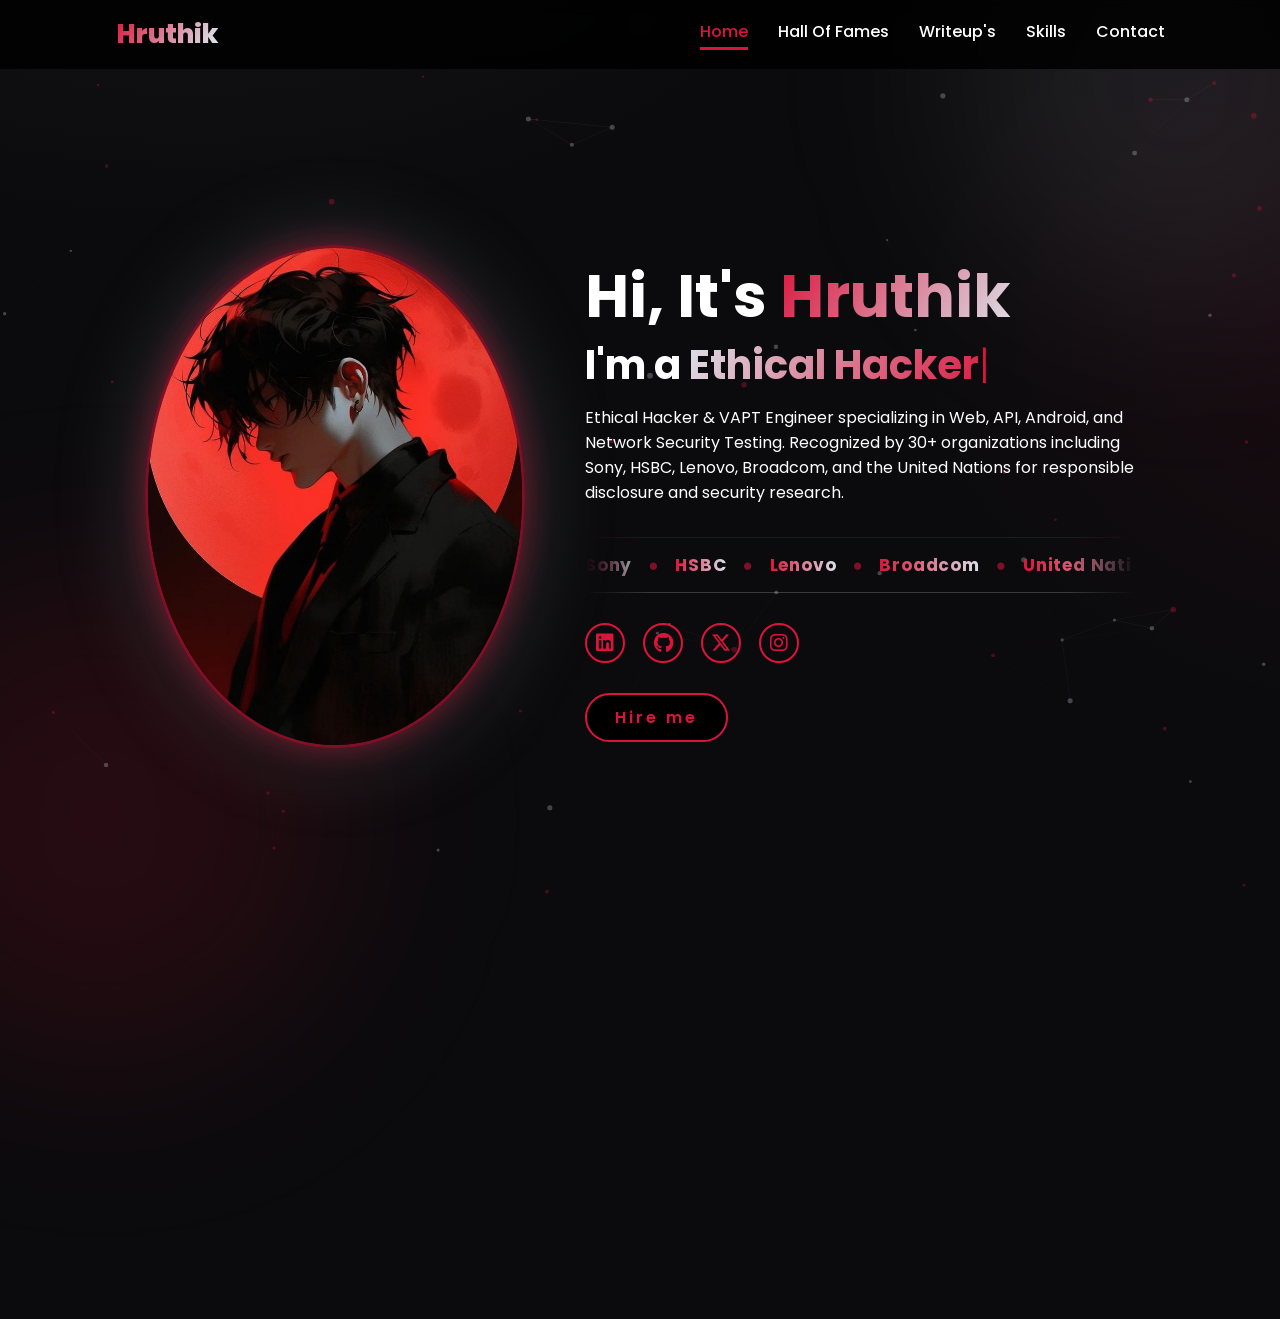
<file: index.html>
<!DOCTYPE html>
<html lang="en">
    
<head>
    <meta charset="UTF-8">
    <meta name="viewport" content="width=device-width, initial-scale=1.0">
    <meta name="description" content="Hruthik — Ethical Hacker & VAPT Engineer. Web, API, Android and Network security testing. Recognized by 30+ organizations including Sony, HSBC, Lenovo, Broadcom and the United Nations.">
    <meta property="og:type" content="website">
    <meta property="og:title" content="Hruthik | Ethical Hacker & VAPT Engineer">
    <meta property="og:description" content="Recognized by 30+ organizations including Sony, HSBC, Lenovo, Broadcom and the United Nations for responsible disclosure and security research.">
    <meta property="og:url" content="https://darkknight268.github.io/portifilo/">
    <meta property="og:image" content="https://darkknight268.github.io/portifilo/main.jpg">
    <meta name="twitter:card" content="summary_large_image">
    <meta name="twitter:title" content="Hruthik | Ethical Hacker & VAPT Engineer">
    <meta name="twitter:description" content="Recognized by 30+ organizations including Sony, HSBC, Lenovo, Broadcom and the United Nations.">
    <link rel="icon" type="image/svg+xml" href="favicon.svg">
    <link rel="stylesheet" href="https://cdnjs.cloudflare.com/ajax/libs/font-awesome/6.5.2/css/all.min.css">
    <link rel="stylesheet" href="style.css">
    <title>Hruthik | Ethical Hacker & VAPT Engineer</title>
</head>
<body>
    <div class="orb orb-green"></div>
    <div class="orb orb-crimson"></div>

    <header>
        <a href="#" class="logo">Hruthik</a>

        <div class="hamburger" id="hamburger" onclick="toggleNav()">
            <span></span>
            <span></span>
            <span></span>
        </div>

        <nav id="nav-menu">
            <a href="#" class="active">Home</a>
            <a href="halloffame.html">Hall Of Fames</a>
            <a href="writeups.html">Writeup's</a>
            <a href="skills.html">Skills</a>
            <a href="contact.html">Contact</a>
        </nav>
    </header>

    <section class="home">
        <div class="home-img">
            <img src="main.jpg" alt="Hruthik">
        </div>
        <div class="home-content">
            <h1 class="reveal">Hi, It's <span>Hruthik</span></h1>
            <h3 class="typing-text reveal">I'm a <span id="typed-text"></span><span class="typed-cursor">|</span></h3>
            <p class="reveal">Ethical Hacker & VAPT Engineer specializing in Web, API, Android, and Network Security Testing. Recognized by 30+ organizations including Sony, HSBC, Lenovo, Broadcom, and the United Nations for responsible disclosure and security research.</p>
            <div class="ticker-wrap reveal">
                <div class="ticker">
                    <span><b>Sony</b><i>●</i><b>HSBC</b><i>●</i><b>Lenovo</b><i>●</i><b>Broadcom</b><i>●</i><b>United Nations</b><i>●</i><b>Square</b><i>●</i><b>CIBC</b><i>●</i><b>Unilever</b><i>●</i><b>CERT-EU</b><i>●</i><b>iFixit</b><i>●</i><b>Accenture</b><i>●</i><b>BASF</b><i>●</i><b>F5 Networks</b><i>●</i><b>BT</b><i>●</i><b>EPAM</b><i>●</i><b>Arlo</b><i>●</i><b>Bolt</b><i>●</i><b>ServiceNow</b><i>●</i><b>Luminor</b><i>●</i></span>
                    <span aria-hidden="true"><b>Sony</b><i>●</i><b>HSBC</b><i>●</i><b>Lenovo</b><i>●</i><b>Broadcom</b><i>●</i><b>United Nations</b><i>●</i><b>Square</b><i>●</i><b>CIBC</b><i>●</i><b>Unilever</b><i>●</i><b>CERT-EU</b><i>●</i><b>iFixit</b><i>●</i><b>Accenture</b><i>●</i><b>BASF</b><i>●</i><b>F5 Networks</b><i>●</i><b>BT</b><i>●</i><b>EPAM</b><i>●</i><b>Arlo</b><i>●</i><b>Bolt</b><i>●</i><b>ServiceNow</b><i>●</i><b>Luminor</b><i>●</i></span>
                </div>
            </div>
            <div class="social-icons reveal">
                <a href="https://www.linkedin.com/in/aluri-hruthik-a47271258" target="_blank"><i class="fa-brands fa-linkedin"></i></a>
                <a href="https://github.com/darkknight268" target="_blank"><i class="fa-brands fa-github"></i></a>
                <a href="https://x.com/hruthik_Hacker" target="_blank"><i class="fa-brands fa-x-twitter"></i></a>
                <a href="https://www.instagram.com/the_dark_knight_soldier" target="_blank"><i class="fa-brands fa-instagram"></i></a>
            </div>
            <a href="contact.html" class="btn reveal">Hire me</a>
        </div>
    </section>

    <script>
    // Hamburger nav
    function toggleNav(){
        document.getElementById('nav-menu').classList.toggle('open');
    }
    document.querySelectorAll('#nav-menu a').forEach(function(link){
        link.addEventListener('click', function(){
            document.getElementById('nav-menu').classList.remove('open');
        });
    });

    // JS typing animation — works on local files AND GitHub Pages
    const words = ["Ethical Hacker", "Bug Hunter", "Penetration Tester", "Security Researcher"];
    const el = document.getElementById('typed-text');
    let wi = 0, ci = 0, deleting = false;

    function type() {
        const word = words[wi];
        if (!deleting) {
            el.textContent = word.substring(0, ci + 1);
            ci++;
            if (ci === word.length) {
                deleting = true;
                setTimeout(type, 1800);
                return;
            }
        } else {
            el.textContent = word.substring(0, ci - 1);
            ci--;
            if (ci === 0) {
                deleting = false;
                wi = (wi + 1) % words.length;
            }
        }
        setTimeout(type, deleting ? 60 : 100);
    }
    type();
    </script>
    <script src=bg.js></script>
<script src=reveal.js></script>
</body>
</html>
</file>
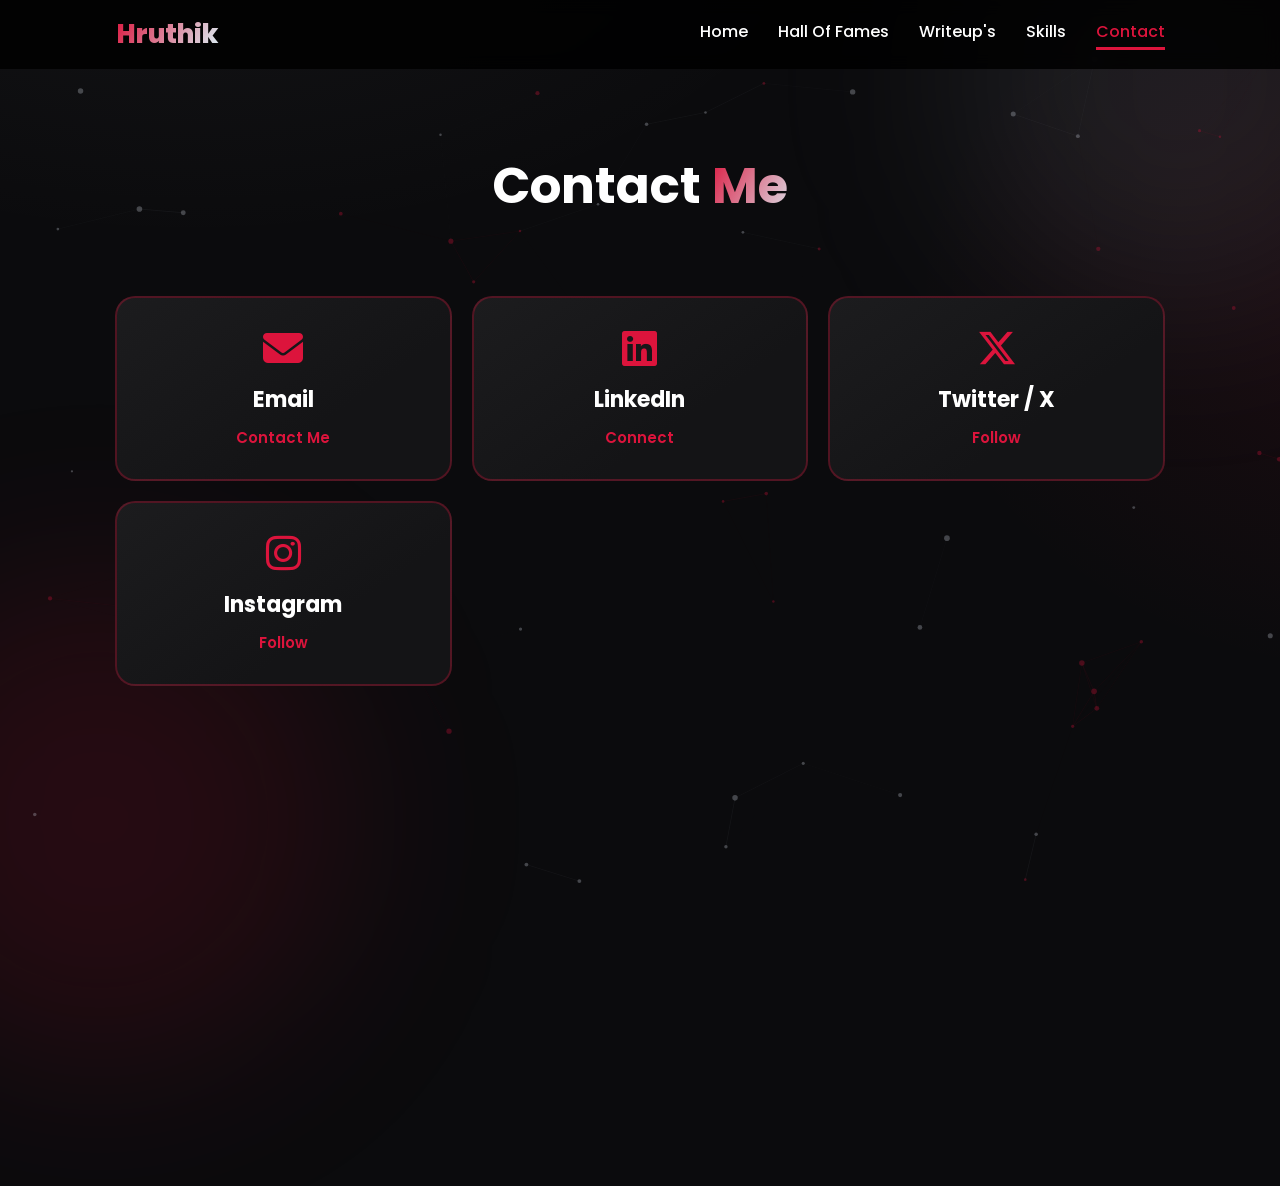
<file: contact.html>
<!DOCTYPE html>
<html lang="en">
<head>
<meta charset="UTF-8">
<meta name="viewport" content="width=device-width, initial-scale=1.0">
<meta name="description" content="Contact Hruthik — Ethical Hacker & VAPT Engineer. Reach out via email, LinkedIn, X or Instagram.">
<link rel="icon" type="image/svg+xml" href="favicon.svg">
<title>Contact | Hruthik</title>
<link rel="stylesheet" href="style.css">
<link rel="stylesheet" href="https://cdnjs.cloudflare.com/ajax/libs/font-awesome/6.5.2/css/all.min.css">
</head>
<body>

<div class="orb orb-green"></div>
<div class="orb orb-crimson"></div>

<header>
    <a href="index.html" class="logo">Hruthik</a>

    <div class="hamburger" id="hamburger" onclick="toggleNav()">
        <span></span>
        <span></span>
        <span></span>
    </div>

    <nav id="nav-menu">
        <a href="index.html">Home</a>
        <a href="halloffame.html">Hall Of Fames</a>
        <a href="writeups.html">Writeup's</a>
        <a href="skills.html">Skills</a>
        <a href="contact.html" class="active">Contact</a>
    </nav>
</header>

<section id="contact" class="contact">

    <h2 class="heading">Contact <span>Me</span></h2>

    <div class="contact-container">

        <div class="contact-box">
            <i class="fa-solid fa-envelope"></i>
            <h3>Email</h3>
            <a href="mailto:alurihruthik268@gmail.com">Contact Me</a>
        </div>

        <div class="contact-box">
            <i class="fa-brands fa-linkedin"></i>
            <h3>LinkedIn</h3>
            <a href="https://www.linkedin.com/in/aluri-hruthik-a47271258" target="_blank">Connect</a>
        </div>

        <div class="contact-box">
            <i class="fa-brands fa-x-twitter"></i>
            <h3>Twitter / X</h3>
            <a href="https://x.com/hruthik_Hacker" target="_blank">Follow</a>
        </div>

        <div class="contact-box">
            <i class="fa-brands fa-instagram"></i>
            <h3>Instagram</h3>
            <a href="https://instagram.com/the_dark_knight_soldier" target="_blank">Follow</a>
        </div>

    </div>

</section>

<script>
function toggleNav(){
    const nav = document.getElementById('nav-menu');
    nav.classList.toggle('open');
}
document.querySelectorAll('#nav-menu a').forEach(function(link){
    link.addEventListener('click', function(){
        document.getElementById('nav-menu').classList.remove('open');
    });
});
</script>
<script src="bg.js"></script>
<script src="reveal.js"></script>

</body>
</html>
</file>
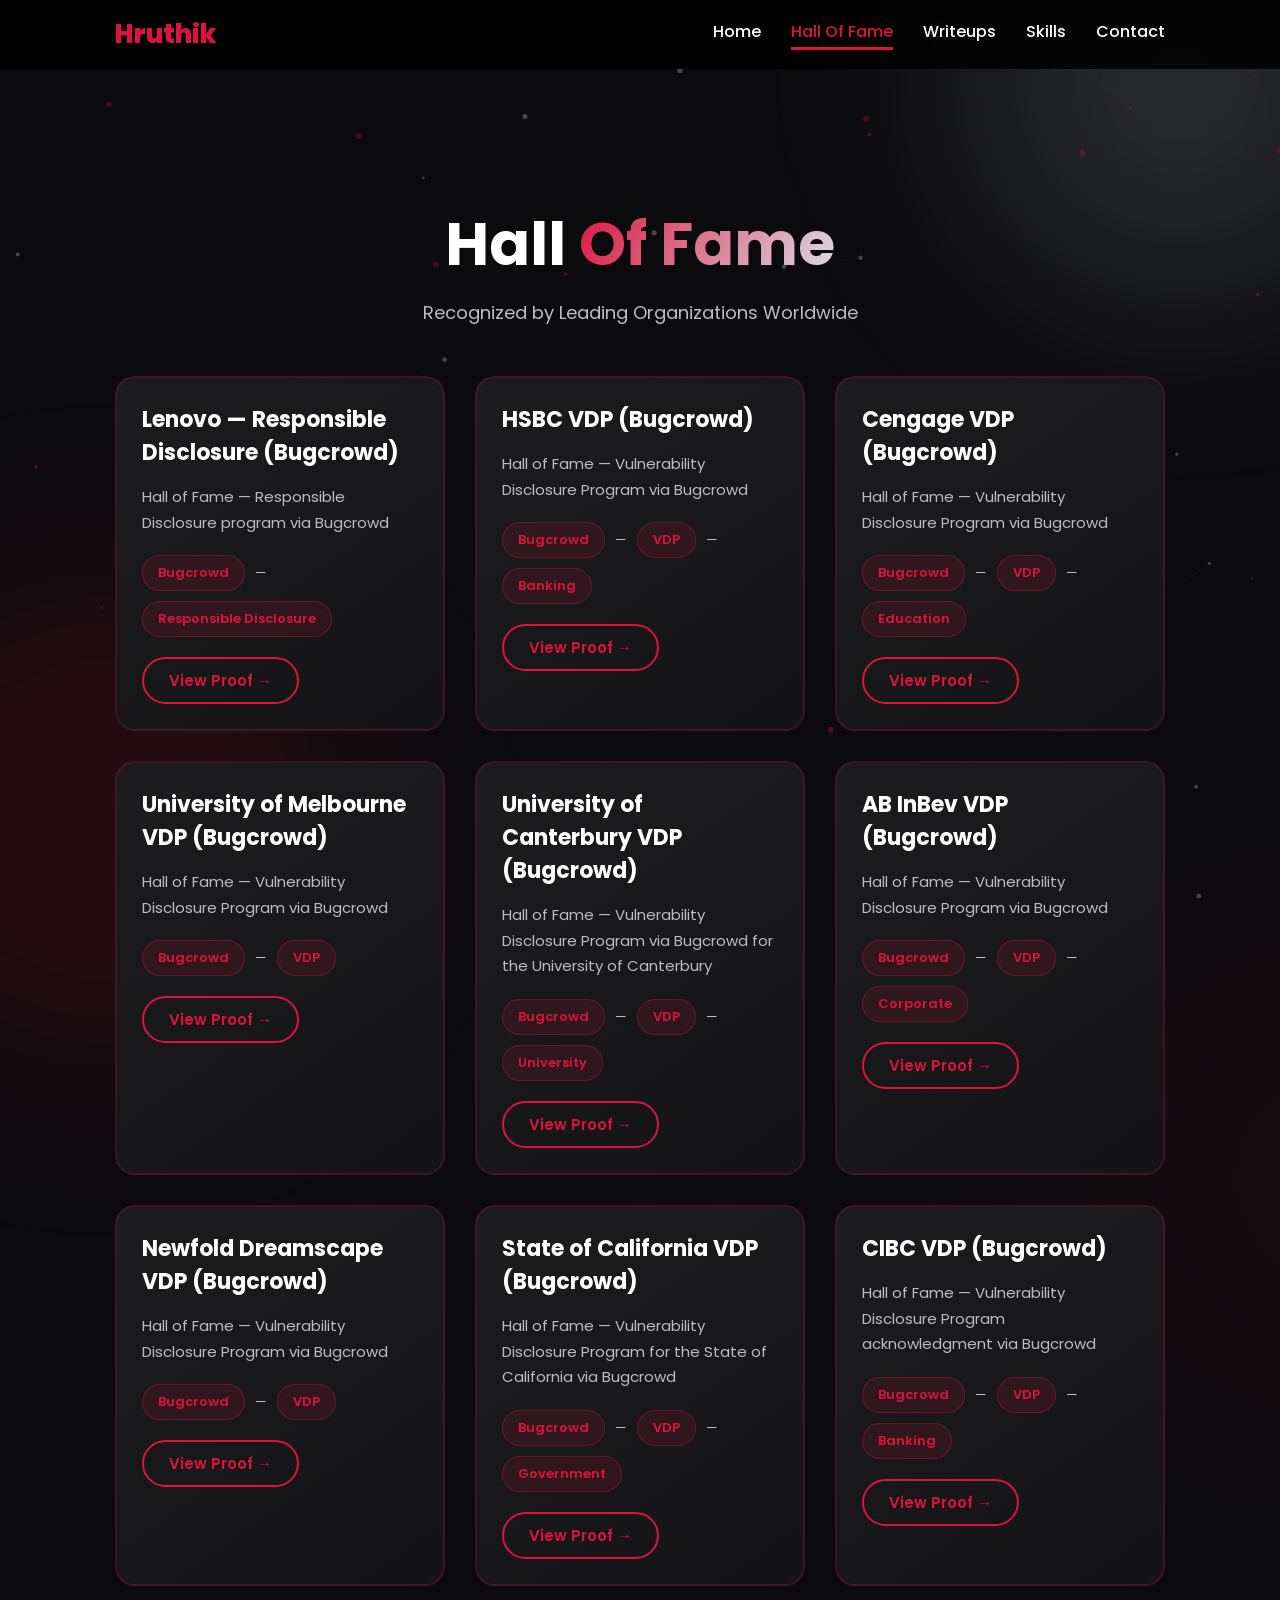
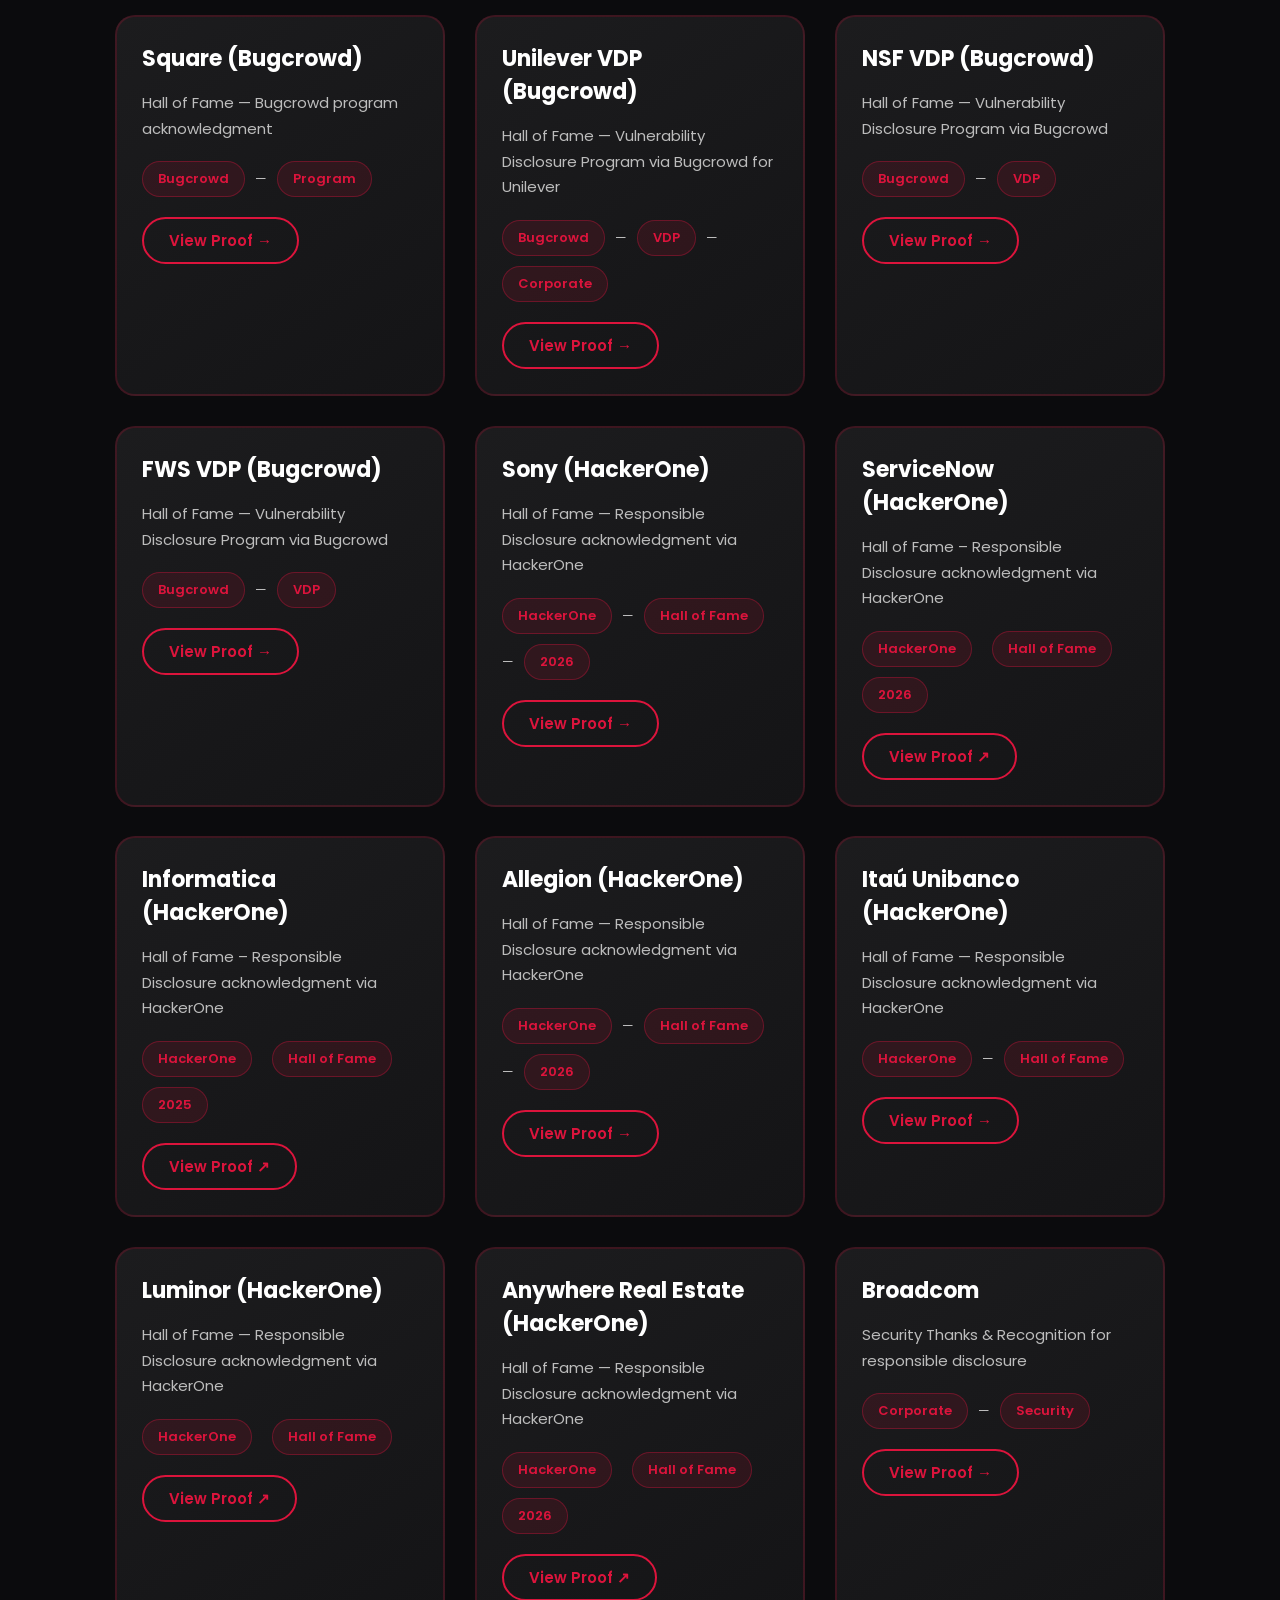
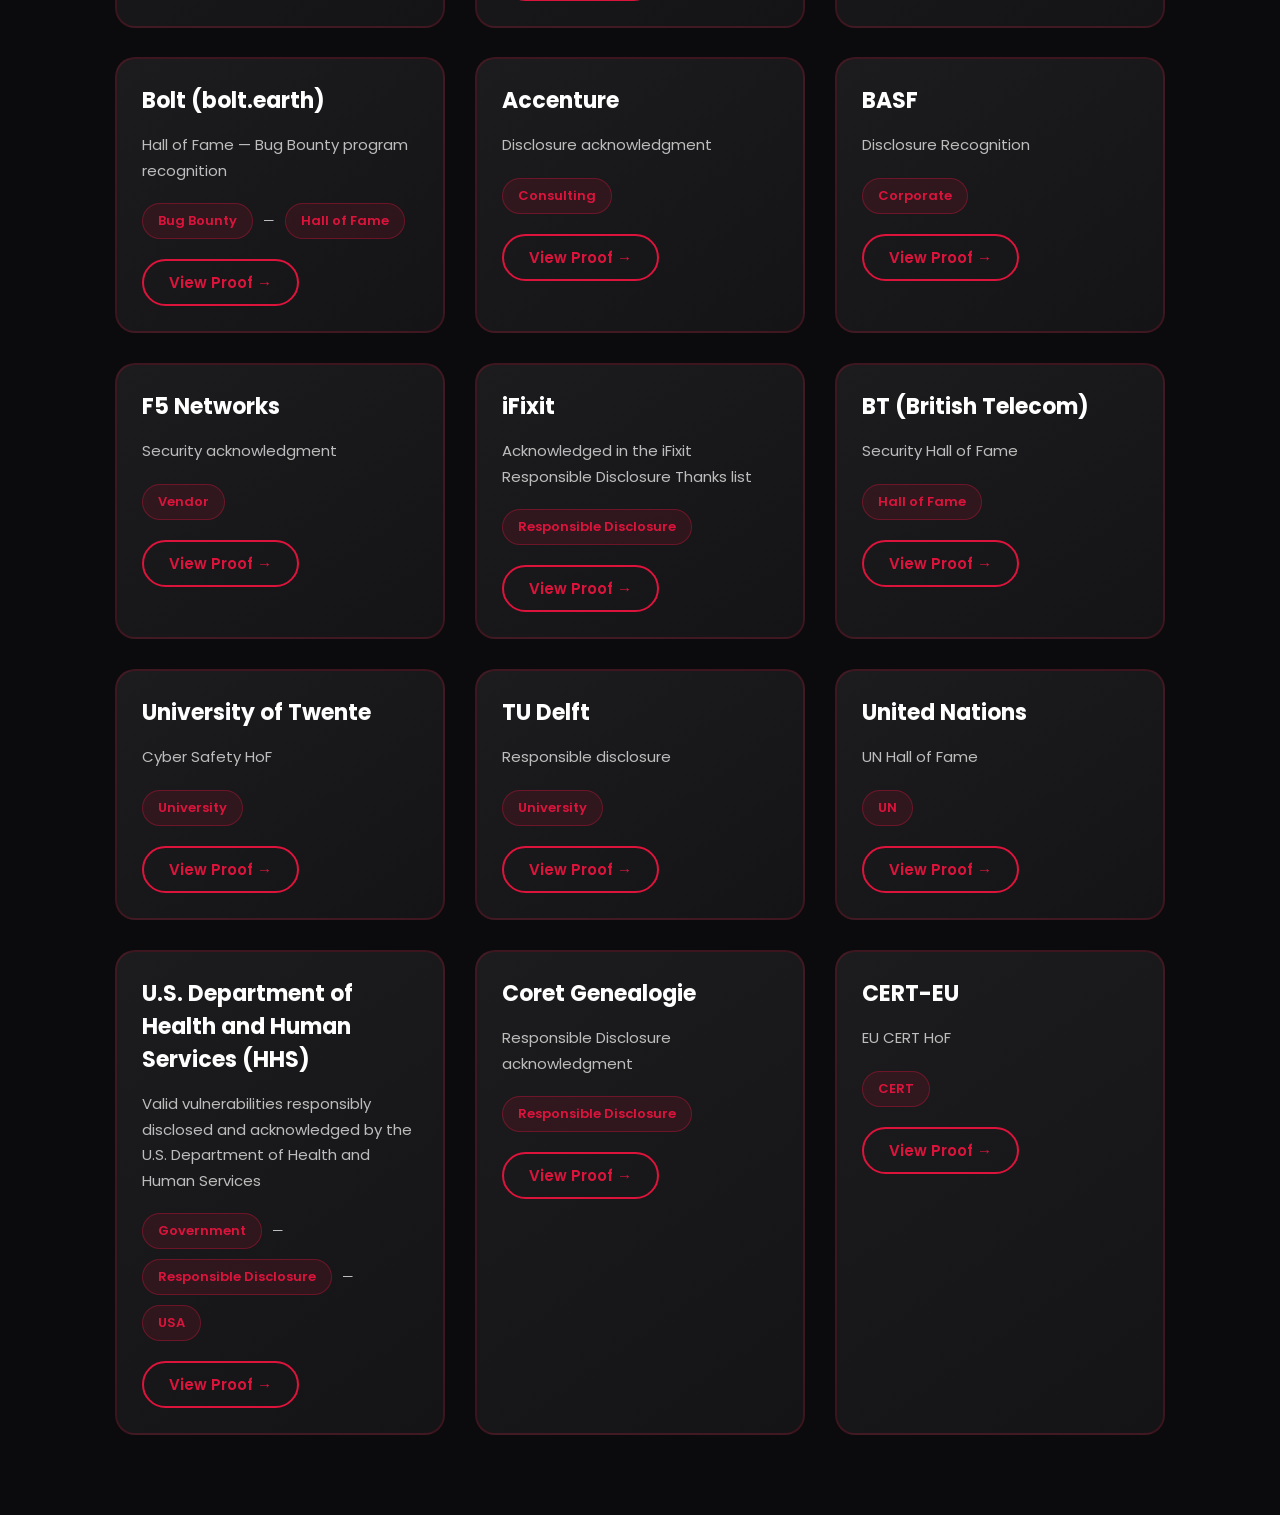
<file: halloffame.html>
<!DOCTYPE html>
<html lang="en">
<head>
    <meta charset="UTF-8">
<meta name="viewport" content="width=device-width, initial-scale=1.0">
<meta name="description" content="Hall of Fame — Hruthik recognized by 30+ organizations including Sony, HSBC, Lenovo, Broadcom, the United Nations and many more for responsible disclosure.">
<link rel="icon" type="image/svg+xml" href="favicon.svg">
<title>Hall Of Fame | Hruthik</title>
    <link rel="stylesheet" href="https://cdnjs.cloudflare.com/ajax/libs/font-awesome/6.5.2/css/all.min.css">

<style>

@import url('https://fonts.googleapis.com/css2?family=Poppins:wght@300;400;500;600;700;800&display=swap');

*{
    margin:0;
    padding:0;
    box-sizing:border-box;
    text-decoration:none;
    border:none;
    outline:none;
    font-family:'Poppins',sans-serif;
}

html{
    font-size:62.5%;
    scroll-behavior:smooth;
}

body{
    color:white;
    overflow-x:hidden;
}

/* HEADER */

header{
    position:fixed;
    width:100%;
    top:0;
    left:0;
    padding:1.5rem 9%;
    display:flex;
    justify-content:space-between;
    align-items:center;
    z-index:1000;
    background:rgba(0,0,0,0.85);
    backdrop-filter:blur(10px);
}

.logo{
    font-size:2.6rem;
    font-weight:800;
    color:#dc143c;
    white-space:nowrap;
    flex-shrink:0;
}

nav{
    display:flex;
    align-items:center;
    gap:3rem;
    flex-wrap:wrap;
}

nav a{
    color:white;
    font-size:1.6rem;
    font-weight:500;
    transition:.3s;
    border-bottom:3px solid transparent;
    padding-bottom:0.3rem;
    white-space:nowrap;
}

nav a:hover,
nav a.active{
    color:#dc143c;
    border-bottom:3px solid #dc143c;
}

/* HAMBURGER */

.hamburger{
    display:none;
    flex-direction:column;
    gap:5px;
    cursor:pointer;
    padding:4px;
    flex-shrink:0;
}

.hamburger span{
    display:block;
    width:25px;
    height:3px;
    background:#dc143c;
    border-radius:3px;
    transition:.3s ease;
    color:unset;
}

/* HERO */

.hero{
    padding-top:13rem;
    text-align:center;
    margin-bottom:5rem;
    padding-left:9%;
    padding-right:9%;
}

.hero h1{
    font-size:6rem;
    margin-bottom:1rem;
}

.hero span{
    color:#dc143c;
}

.hero p{
    font-size:1.8rem;
    color:#bdbdbd;
}

/* GRID */

.hof-container{
    width:100%;
    padding:0 9% 8rem;
}

.hof-grid{
    display:grid;
    grid-template-columns:repeat(auto-fit,minmax(300px,1fr));
    gap:3rem;
}

/* CARD — fixed: border is now 2px, hover adds border-color */

.card{
    background:linear-gradient(145deg,#1c1c1e,#141416);
    border:2px solid rgba(220,20,60,0.2);
    border-radius:2rem;
    padding:2.5rem;
    transition:.3s ease;
}

.card:hover{
    transform:translateY(-10px);
    border-color:#dc143c;
    box-shadow:-12px 14px 34px rgba(0,0,0,0.55), 0 0 34px rgba(220,20,60,0.25), 10px -10px 34px rgba(192,199,209,0.18);
}

.title{
    font-size:2.2rem;
    font-weight:700;
    margin-bottom:1.5rem;
    color:white;
}

.desc{
    font-size:1.5rem;
    color:#bdbdbd;
    line-height:1.7;
    margin-bottom:2rem;
}

.meta{
    display:flex;
    flex-wrap:wrap;
    gap:1rem;
    margin-bottom:2rem;
    align-items:center;
}

.meta span:not(.badge){
    color:#bdbdbd;
    font-size:1.3rem;
}

.badge{
    padding:.7rem 1.5rem;
    border-radius:5rem;
    background:rgba(220,20,60,0.12); border:1px solid rgba(220,20,60,0.35);
    color:#dc143c;
    font-size:1.3rem;
    font-weight:600;
}

.link{
    display:inline-block;
    padding:1rem 2.5rem;
    border-radius:5rem;
    border:2px solid #dc143c;
    color:#dc143c;
    font-size:1.5rem;
    font-weight:600;
    transition:.3s ease;
}

.link:hover{
    background:#dc143c;
    color:black;
    box-shadow:0 0 25px #dc143c;
}

/* FOOTER */

footer{
    text-align:center;
    padding:3rem;
    font-size:1.5rem;
    color:#bdbdbd;
}

/* TABLET */

@media(max-width:992px){
    html{ font-size:56%; }
    header{ padding:1.5rem 5%; }
    nav{ gap:2rem; }
    .hero h1{ font-size:4.5rem; }
}

/* MOBILE */

@media(max-width:768px){

    html{ font-size:55%; }

    header{
        padding:1.5rem 5%;
        flex-wrap:wrap;
        gap:0;
    }

    .hamburger{
        display:flex;
    }

    nav{
        display:none;
        width:100%;
        flex-direction:column;
        align-items:flex-start;
        gap:1.5rem;
        padding:1.5rem 0 1rem;
    }

    nav.open{
        display:flex;
    }

    nav a{
        font-size:1.6rem;
        width:100%;
        padding-bottom:0.5rem;
        border-bottom:1px solid rgba(220,20,60,0.2);
    }

    nav a:last-child{
        border-bottom:none;
    }

    .hero{
        padding-top:12rem;
    }

    .hero h1{
        font-size:3.8rem;
    }

    .hero p{
        font-size:1.6rem;
    }

    .hof-container{
        padding:0 5% 6rem;
    }

    .hof-grid{
        grid-template-columns:1fr;
        gap:2rem;
    }

    .title{
        font-size:2rem;
    }
}

@media(max-width:480px){
    html{ font-size:52%; }
    .hero h1{ font-size:3.2rem; }
}


/* REVEAL + 3D AMBIENT */
html, body{
    background: radial-gradient(1100px 600px at 15% -10%, rgba(192,199,209,0.07), transparent 60%),
                radial-gradient(900px 700px at 110% 25%, rgba(220,20,60,0.08), transparent 55%),
                #0b0b0d;
}
.orb{
    position:fixed;
    border-radius:50%;
    filter:blur(95px);
    z-index:0;
    pointer-events:none;
}
.orb-green{
    width:440px;height:440px;
    background:rgba(192,199,209,0.16);
    top:-140px;right:-120px;
    animation:orbDrift 16s ease-in-out infinite;
}
.orb-crimson{
    width:480px;height:480px;
    background:rgba(220,20,60,0.13);
    bottom:-160px;left:-140px;
    animation:orbDrift 20s ease-in-out infinite reverse;
}
@keyframes orbDrift{
    0%,100%{transform:translate(0,0) scale(1);}
    50%{transform:translate(48px,36px) scale(1.08);}
}
header,section{position:relative;z-index:1;}
.reveal{
    opacity:0;
    transform:translateY(34px);
    transition:opacity .8s ease, transform .8s ease;
    will-change:opacity,transform;
}
.reveal.visible{opacity:1;transform:none;}
.tilt{transform-style:preserve-3d;will-change:transform;}
@media (prefers-reduced-motion: reduce){
    .orb{animation:none !important;}
}

.card:nth-child(3n+2){transition-delay:.08s;}
.card:nth-child(3n+3){transition-delay:.16s;}
.writeup-card{transition-delay:.1s;}

/* GLARE + CURSOR GLOW + DEEP 3D */

.card, .writeup-card{
    position:relative;
    overflow:hidden;
}
.card::before{
    content:"";
    position:absolute;
    inset:0;
    border-radius:inherit;
    padding:2px;
    background:linear-gradient(135deg, rgba(220,20,60,0.55), transparent 42%, transparent 58%, rgba(192,199,209,0.5));
    -webkit-mask:linear-gradient(#000 0 0) content-box, linear-gradient(#000 0 0);
    -webkit-mask-composite:xor;
    mask-composite:exclude;
    opacity:0;
    transition:opacity .4s ease;
    pointer-events:none;
    z-index:1;
}
.writeup-card::before{
    content:"";
    position:absolute;
    inset:0;
    border-radius:inherit;
    padding:2px;
    background:linear-gradient(135deg, rgba(220,20,60,0.55), transparent 42%, transparent 58%, rgba(192,199,209,0.5));
    -webkit-mask:linear-gradient(#000 0 0) content-box, linear-gradient(#000 0 0);
    -webkit-mask-composite:xor;
    mask-composite:exclude;
    opacity:0;
    transition:opacity .4s ease;
    pointer-events:none;
    z-index:1;
}
.card::after{
    content:"";
    position:absolute;
    top:0;
    left:-80%;
    width:45%;
    height:100%;
    background:linear-gradient(105deg, transparent, rgba(255,255,255,0.07), transparent);
    transform:skewX(-20deg);
    transition:left .65s ease;
    pointer-events:none;
}
.card:hover::before{opacity:1;}
.card:hover::after{left:135%;}

.glare{
    position:absolute;
    inset:0;
    border-radius:inherit;
    pointer-events:none;
    opacity:0;
    transition:opacity .35s ease;
    z-index:2;
    background:
        radial-gradient(300px circle at var(--mx,50%) var(--my,50%), rgba(220,20,60,0.16), transparent 55%),
        radial-gradient(420px circle at calc(100% - var(--mx,50%)) calc(100% - var(--my,50%)), rgba(192,199,209,0.12), transparent 60%);
}
.card:hover .glare, .writeup-card:hover .glare{opacity:1;}

.cursor-glow{
    position:fixed;
    top:0;
    left:0;
    width:560px;
    height:560px;
    border-radius:50%;
    pointer-events:none;
    z-index:2;
    mix-blend-mode:screen;
}
.glow-crimson{background:radial-gradient(circle, rgba(220,20,60,0.10), transparent 62%);}
.glow-green{width:420px;height:420px;background:radial-gradient(circle, rgba(192,199,209,0.08), transparent 60%);}

.reveal{
    transform:translateY(40px) perspective(1000px) rotateX(9deg);
    transform-origin:center top;
}
.reveal.visible{transform:none;}

.hero span, .page-header span{
    background:linear-gradient(120deg, #dc143c, #dbe2ea, #dc143c);
    background-size:220% auto;
    -webkit-background-clip:text;
    background-clip:text;
    color:transparent;
    animation:logoShift 6s linear infinite;
}
@keyframes logoShift{
    0%{background-position:0% center;}
    100%{background-position:200% center;}
}

</style>
</head>

<body>

<div class="orb orb-green"></div>
<div class="orb orb-crimson"></div>

<header>

    <a href="index.html" class="logo">Hruthik</a>

    <div class="hamburger" id="hamburger" onclick="toggleNav()">
        <span></span>
        <span></span>
        <span></span>
    </div>

    <nav id="nav-menu">
        <a href="index.html">Home</a>
        <a href="halloffame.html" class="active">Hall Of Fame</a>
        <a href="writeups.html">Writeups</a>
        <a href="skills.html">Skills</a>
        <a href="contact.html">Contact</a>
    </nav>

</header>

<section class="hero">
    <h1>Hall <span>Of Fame</span></h1>
    <p>Recognized by Leading Organizations Worldwide</p>
</section>

<section class="hof-container">
<div class="hof-grid">

<article class="card reveal">
  <div class="title">Lenovo — Responsible Disclosure (Bugcrowd)</div>
  <div class="desc">Hall of Fame — Responsible Disclosure program via Bugcrowd</div>
  <div class="meta">
    <span class="badge">Bugcrowd</span><span>—</span>
    <span class="badge">Responsible Disclosure</span>
  </div>
  <a class="link" href="https://bugcrowd.com/engagements/lenovoresponsibledisclosure/hall_of_fames" target="_blank">View Proof →</a>
</article>

<article class="card reveal">
  <div class="title">HSBC VDP (Bugcrowd)</div>
  <div class="desc">Hall of Fame — Vulnerability Disclosure Program via Bugcrowd</div>
  <div class="meta">
    <span class="badge">Bugcrowd</span><span>—</span>
    <span class="badge">VDP</span><span>—</span>
    <span class="badge">Banking</span>
  </div>
  <a class="link" href="https://bugcrowd.com/engagements/hsbc-vdp-pro/hall_of_fames" target="_blank">View Proof →</a>
</article>

<article class="card reveal">
  <div class="title">Cengage VDP (Bugcrowd)</div>
  <div class="desc">Hall of Fame — Vulnerability Disclosure Program via Bugcrowd</div>
  <div class="meta">
    <span class="badge">Bugcrowd</span><span>—</span>
    <span class="badge">VDP</span><span>—</span>
    <span class="badge">Education</span>
  </div>
  <a class="link" href="https://bugcrowd.com/engagements/cengage-vdp/hall_of_fames" target="_blank">View Proof →</a>
</article>

<article class="card reveal">
  <div class="title">University of Melbourne VDP (Bugcrowd)</div>
  <div class="desc">Hall of Fame — Vulnerability Disclosure Program via Bugcrowd</div>
  <div class="meta">
    <span class="badge">Bugcrowd</span><span>—</span>
    <span class="badge">VDP</span>
  </div>
  <a class="link" href="https://bugcrowd.com/engagements/uni-melbourne-vdp/hall_of_fames" target="_blank">View Proof →</a>
</article>

<article class="card reveal">
  <div class="title">University of Canterbury VDP (Bugcrowd)</div>
  <div class="desc">Hall of Fame — Vulnerability Disclosure Program via Bugcrowd for the University of Canterbury</div>
  <div class="meta">
    <span class="badge">Bugcrowd</span><span>—</span>
    <span class="badge">VDP</span><span>—</span>
    <span class="badge">University</span>
  </div>
  <a class="link" href="https://bugcrowd.com/engagements/university-canterbury-vdp-pro/hall_of_fames" target="_blank">View Proof →</a>
</article>

<article class="card reveal">
  <div class="title">AB InBev VDP (Bugcrowd)</div>
  <div class="desc">Hall of Fame — Vulnerability Disclosure Program via Bugcrowd</div>
  <div class="meta">
    <span class="badge">Bugcrowd</span><span>—</span>
    <span class="badge">VDP</span><span>—</span>
    <span class="badge">Corporate</span>
  </div>
  <a class="link" href="https://bugcrowd.com/engagements/abinbev-vdp/hall_of_fames" target="_blank">View Proof →</a>
</article>

<article class="card reveal">
  <div class="title">Newfold Dreamscape VDP (Bugcrowd)</div>
  <div class="desc">Hall of Fame — Vulnerability Disclosure Program via Bugcrowd</div>
  <div class="meta">
    <span class="badge">Bugcrowd</span><span>—</span>
    <span class="badge">VDP</span>
  </div>
  <a class="link" href="https://bugcrowd.com/engagements/newfold-dreamscape-vdp/hall_of_fames" target="_blank">View Proof →</a>
</article>

<article class="card reveal">
  <div class="title">State of California VDP (Bugcrowd)</div>
  <div class="desc">Hall of Fame — Vulnerability Disclosure Program for the State of California via Bugcrowd</div>
  <div class="meta">
    <span class="badge">Bugcrowd</span><span>—</span>
    <span class="badge">VDP</span><span>—</span>
    <span class="badge">Government</span>
  </div>
  <a class="link" href="https://bugcrowd.com/engagements/cdt-vdp-pro/hall_of_fames" target="_blank">View Proof →</a>
</article>

<article class="card reveal">
  <div class="title">CIBC VDP (Bugcrowd)</div>
  <div class="desc">Hall of Fame — Vulnerability Disclosure Program acknowledgment via Bugcrowd</div>
  <div class="meta">
    <span class="badge">Bugcrowd</span><span>—</span>
    <span class="badge">VDP</span><span>—</span>
    <span class="badge">Banking</span>
  </div>
  <a class="link" href="https://bugcrowd.com/engagements/cibc-vdp/hall_of_fames" target="_blank">View Proof →</a>
</article>

<article class="card reveal">
  <div class="title">Square (Bugcrowd)</div>
  <div class="desc">Hall of Fame — Bugcrowd program acknowledgment</div>
  <div class="meta">
    <span class="badge">Bugcrowd</span><span>—</span>
    <span class="badge">Program</span>
  </div>
  <a class="link" href="https://bugcrowd.com/engagements/square/hall_of_fames" target="_blank">View Proof →</a>
</article>

<article class="card reveal">
  <div class="title">Unilever VDP (Bugcrowd)</div>
  <div class="desc">Hall of Fame — Vulnerability Disclosure Program via Bugcrowd for Unilever</div>
  <div class="meta">
    <span class="badge">Bugcrowd</span><span>—</span>
    <span class="badge">VDP</span><span>—</span>
    <span class="badge">Corporate</span>
  </div>
  <a class="link" href="https://bugcrowd.com/engagements/unilever-vdp/hall_of_fames" target="_blank">View Proof →</a>
</article>

<article class="card reveal">
  <div class="title">NSF VDP (Bugcrowd)</div>
  <div class="desc">Hall of Fame — Vulnerability Disclosure Program via Bugcrowd</div>
  <div class="meta">
    <span class="badge">Bugcrowd</span><span>—</span>
    <span class="badge">VDP</span>
  </div>
  <a class="link" href="https://bugcrowd.com/engagements/nsf-vdp/hall_of_fames" target="_blank">View Proof →</a>
</article>

<article class="card reveal">
  <div class="title">FWS VDP (Bugcrowd)</div>
  <div class="desc">Hall of Fame — Vulnerability Disclosure Program via Bugcrowd</div>
  <div class="meta">
    <span class="badge">Bugcrowd</span><span>—</span>
    <span class="badge">VDP</span>
  </div>
  <a class="link" href="https://bugcrowd.com/engagements/fws-vdp/hall_of_fames" target="_blank">View Proof →</a>
</article>

<article class="card reveal">
  <div class="title">Sony (HackerOne)</div>
  <div class="desc">Hall of Fame — Responsible Disclosure acknowledgment via HackerOne</div>
  <div class="meta">
    <span class="badge">HackerOne</span><span>—</span>
    <span class="badge">Hall of Fame</span><span>—</span>
    <span class="badge">2026</span>
  </div>
  <a class="link" href="https://hackerone.com/sony/thanks/2026" target="_blank">View Proof →</a>
</article>

<article class="card reveal">
    <div class="title">ServiceNow (HackerOne)</div>
    <div class="desc">Hall of Fame – Responsible Disclosure acknowledgment via HackerOne</div>
    <div class="meta">
        <span class="badge">HackerOne</span><span></span>
        <span class="badge">Hall of Fame</span><span></span>
        <span class="badge">2026</span>
    </div>
    <a class="link" href="https://hackerone.com/servicenow-disclosure/thanks/2026" target="_blank">View Proof ↗</a>
</article>

<article class="card reveal">
    <div class="title">Informatica (HackerOne)</div>
    <div class="desc">Hall of Fame – Responsible Disclosure acknowledgment via HackerOne</div>
    <div class="meta">
        <span class="badge">HackerOne</span><span></span>
        <span class="badge">Hall of Fame</span><span></span>
        <span class="badge">2025</span>
    </div>
    <a class="link" href="https://hackerone.com/informatica/thanks/2025" target="_blank">View Proof ↗</a>
</article>
    

<article class="card reveal">
  <div class="title">Allegion (HackerOne)</div>
  <div class="desc">Hall of Fame — Responsible Disclosure acknowledgment via HackerOne</div>
  <div class="meta">
    <span class="badge">HackerOne</span><span>—</span>
    <span class="badge">Hall of Fame</span><span>—</span>
    <span class="badge">2026</span>
  </div>
  <a class="link" href="https://hackerone.com/allegion/thanks/2026" target="_blank">View Proof →</a>
</article>

<article class="card reveal">
  <div class="title">Itaú Unibanco (HackerOne)</div>
  <div class="desc">Hall of Fame — Responsible Disclosure acknowledgment via HackerOne</div>
  <div class="meta">
    <span class="badge">HackerOne</span><span>—</span>
    <span class="badge">Hall of Fame</span>
  </div>
  <a class="link" href="https://hackerone.com/itau_unibanco/thanks" target="_blank">View Proof →</a>
</article>

<article class="card reveal">
  <div class="title">Luminor (HackerOne)</div>
  <div class="desc">Hall of Fame — Responsible Disclosure acknowledgment via HackerOne</div>
  <div class="meta">
    <span class="badge">HackerOne</span><span></span>
    <span class="badge">Hall of Fame</span>
  </div>
  <a class="link" href="https://hackerone.com/luminor/thanks" target="_blank">View Proof ↗</a>
</article>

<article class="card reveal">
  <div class="title">Anywhere Real Estate (HackerOne)</div>
  <div class="desc">Hall of Fame — Responsible Disclosure acknowledgment via HackerOne</div>
  <div class="meta">
    <span class="badge">HackerOne</span><span></span>
    <span class="badge">Hall of Fame</span><span></span>
    <span class="badge">2026</span>
  </div>
  <a class="link" href="https://hackerone.com/anywhererealestate/thanks/2026" target="_blank">View Proof ↗</a>
</article>

<article class="card reveal">
  <div class="title">Broadcom</div>
  <div class="desc">Security Thanks & Recognition for responsible disclosure</div>
  <div class="meta">
    <span class="badge">Corporate</span><span>—</span>
    <span class="badge">Security</span>
  </div>
  <a class="link" href="https://www.broadcom.com/support/security-center/security-thanks" target="_blank">View Proof →</a>
</article>

<article class="card reveal">
  <div class="title">Bolt (bolt.earth)</div>
  <div class="desc">Hall of Fame — Bug Bounty program recognition</div>
  <div class="meta">
    <span class="badge">Bug Bounty</span><span>—</span>
    <span class="badge">Hall of Fame</span>
  </div>
  <a class="link" href="https://bolt.earth/bug-bounty/hall-of-fame" target="_blank">View Proof →</a>
</article>

<article class="card reveal">
  <div class="title">Accenture</div>
  <div class="desc">Disclosure acknowledgment</div>
  <div class="meta"><span class="badge">Consulting</span></div>
  <a class="link" href="https://accenture.responsibledisclosure.com/hc/en-us/articles/360040573233-Acknowledgments" target="_blank">View Proof →</a>
</article>

<article class="card reveal">
  <div class="title">BASF</div>
  <div class="desc">Disclosure Recognition</div>
  <div class="meta"><span class="badge">Corporate</span></div>
  <a class="link" href="https://www.basf.com/global/en/legal/responsible-disclosure-statement" target="_blank">View Proof →</a>
</article>

<article class="card reveal">
  <div class="title">F5 Networks</div>
  <div class="desc">Security acknowledgment</div>
  <div class="meta"><span class="badge">Vendor</span></div>
  <a class="link" href="https://my.f5.com/manage/s/article/K75282801" target="_blank">View Proof →</a>
</article>

<article class="card reveal">
  <div class="title">iFixit</div>
  <div class="desc">Acknowledged in the iFixit Responsible Disclosure Thanks list</div>
  <div class="meta"><span class="badge">Responsible Disclosure</span></div>
  <a class="link" href="https://www.ifixit.com/Info/Responsible_Disclosure#Section_Thanks" target="_blank">View Proof →</a>
</article>

<article class="card reveal">
  <div class="title">BT (British Telecom)</div>
  <div class="desc">Security Hall of Fame</div>
  <div class="meta"><span class="badge">Hall of Fame</span></div>
  <a class="link" href="https://www.bt.com/about/contact-bt/responsible-disclosure/hall-of-fame" target="_blank">View Proof →</a>
</article>

<article class="card reveal">
  <div class="title">University of Twente</div>
  <div class="desc">Cyber Safety HoF</div>
  <div class="meta"><span class="badge">University</span></div>
  <a class="link" href="https://www.utwente.nl/en/cyber-safety/responsible/hall-of-fame/" target="_blank">View Proof →</a>
</article>

<article class="card reveal">
  <div class="title">TU Delft</div>
  <div class="desc">Responsible disclosure</div>
  <div class="meta"><span class="badge">University</span></div>
  <a class="link" href="https://www.tudelft.nl/en/hall-of-fame" target="_blank">View Proof →</a>
</article>

<article class="card reveal">
  <div class="title">United Nations</div>
  <div class="desc">UN Hall of Fame</div>
  <div class="meta"><span class="badge">UN</span></div>
  <a class="link" href="https://unite.un.org/en/un-information-security-hall-fame" target="_blank">View Proof →</a>
</article>

<article class="card reveal">
  <div class="title">U.S. Department of Health and Human Services (HHS)</div>
  <div class="desc">Valid vulnerabilities responsibly disclosed and acknowledged by the U.S. Department of Health and Human Services</div>
  <div class="meta">
    <span class="badge">Government</span><span>—</span>
    <span class="badge">Responsible Disclosure</span><span>—</span>
    <span class="badge">USA</span>
  </div>
  <a class="link" href="https://hhs.responsibledisclosure.com/hc/en-us/articles/1500000280921-Acknowledgments" target="_blank">View Proof →</a>
</article>

<article class="card reveal">
  <div class="title">Coret Genealogie</div>
  <div class="desc">Responsible Disclosure acknowledgment</div>
  <div class="meta"><span class="badge">Responsible Disclosure</span></div>
  <a class="link" href="https://genealogie.coret.org/en/beleid/responsible_disclosure.php" target="_blank">View Proof →</a>
</article>

<article class="card reveal">
  <div class="title">CERT-EU</div>
  <div class="desc">EU CERT HoF</div>
  <div class="meta"><span class="badge">CERT</span></div>
  <a class="link" href="https://www.cert.europa.eu/hall-of-fame" target="_blank">View Proof →</a>
</article>

</div>
</section>


<script>
function toggleNav(){
    const nav = document.getElementById('nav-menu');
    nav.classList.toggle('open');
}
// Close nav when a link is clicked
document.querySelectorAll('#nav-menu a').forEach(function(link){
    link.addEventListener('click', function(){
        document.getElementById('nav-menu').classList.remove('open');
    });
});
</script>
<script src=bg.js></script>
<script src=reveal.js></script>
</body>
</html>
</file>
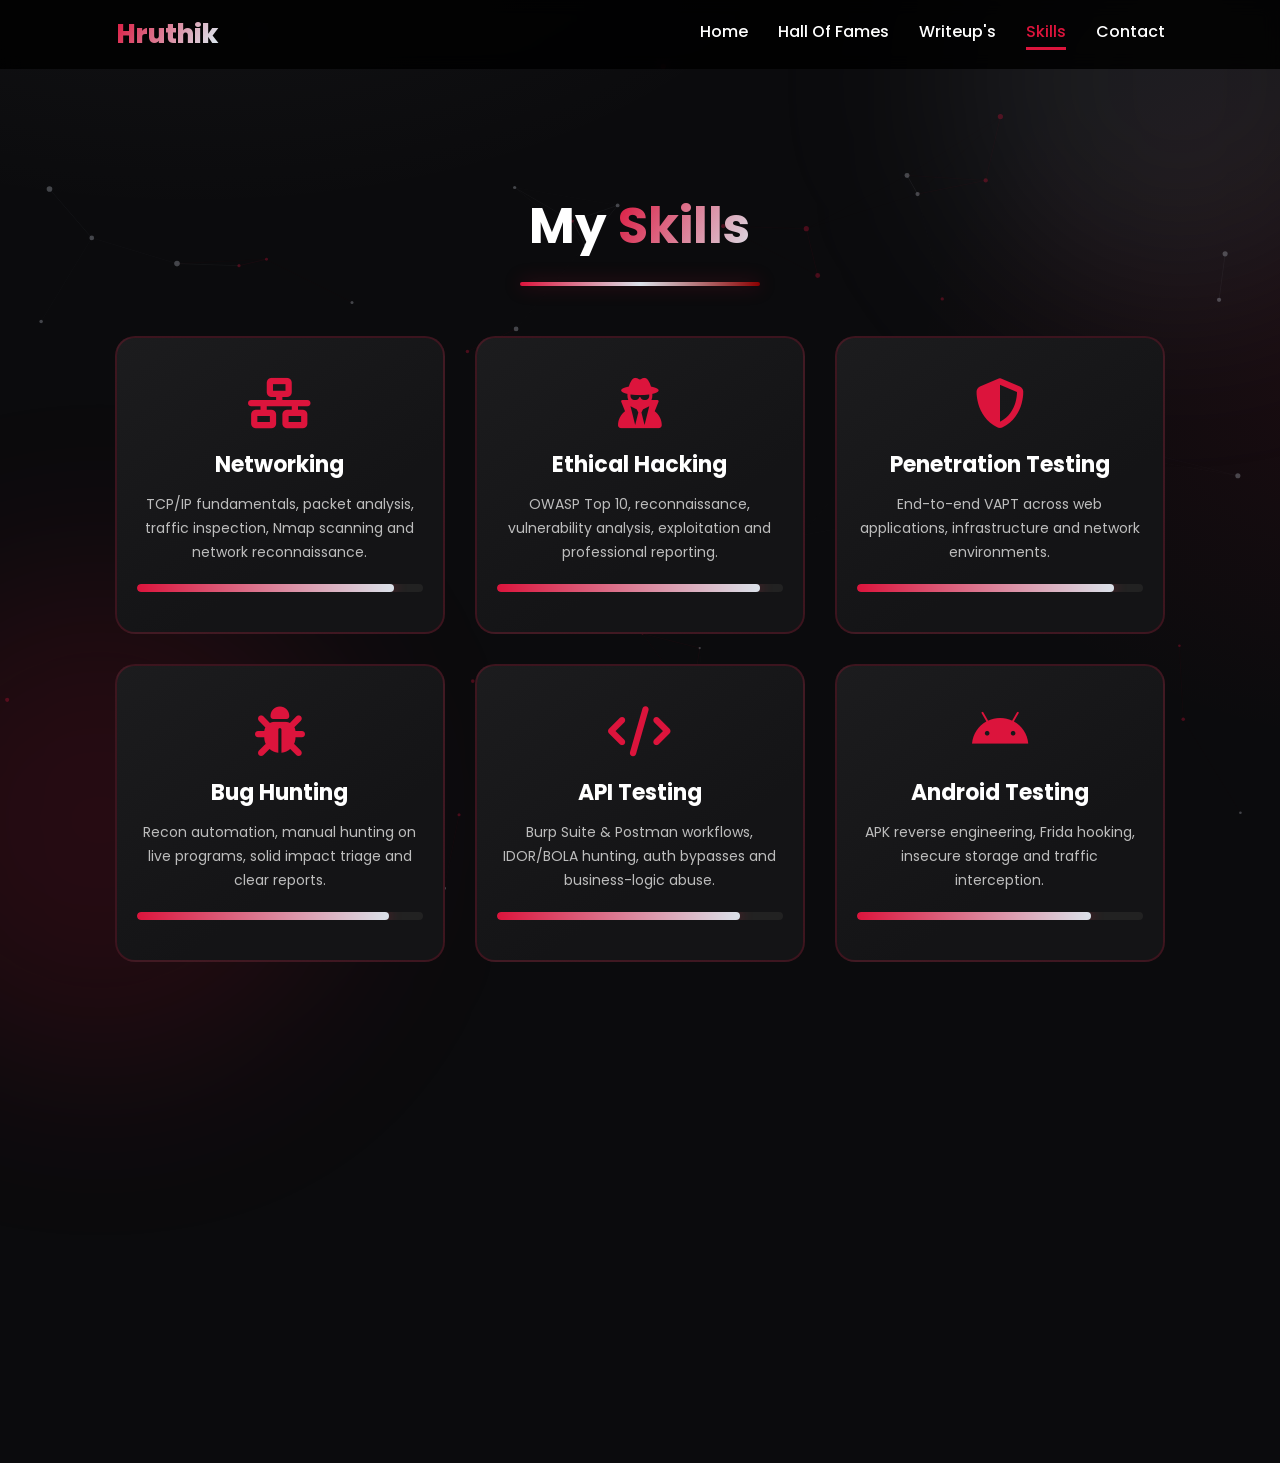
<file: skills.html>
<!DOCTYPE html>
<html lang="en">
<head>
<meta charset="UTF-8">
<meta name="viewport" content="width=device-width, initial-scale=1.0">
<meta name="description" content="Skills of Hruthik — Ethical Hacker & VAPT Engineer: Networking, Ethical Hacking, Penetration Testing, Bug Hunting, API Testing and Android Security Testing.">
<link rel="icon" type="image/svg+xml" href="favicon.svg">
<title>Skills | Hruthik</title>
<link rel="stylesheet" href="style.css">
<link rel="stylesheet" href="https://cdnjs.cloudflare.com/ajax/libs/font-awesome/6.5.2/css/all.min.css">
</head>
<body>

<div class="orb orb-green"></div>
<div class="orb orb-crimson"></div>

<header>
    <a href="index.html" class="logo">Hruthik</a>

    <div class="hamburger" id="hamburger" onclick="toggleNav()">
        <span></span>
        <span></span>
        <span></span>
    </div>

    <nav id="nav-menu">
        <a href="index.html">Home</a>
        <a href="halloffame.html">Hall Of Fames</a>
        <a href="writeups.html">Writeup's</a>
        <a href="skills.html" class="active">Skills</a>
        <a href="contact.html">Contact</a>
    </nav>
</header>

<section id="skills" class="skills" style="padding-top:12rem;">

    <h2 class="heading reveal">My <span>Skills</span></h2>

    <div class="skills-container">

        <div class="skill-box reveal">
            <i class="fa-solid fa-network-wired"></i>
            <h3>Networking</h3>
            <p>TCP/IP fundamentals, packet analysis, traffic inspection, Nmap scanning and network reconnaissance.</p>
            <div class="skill-bar"><span class="skill-bar-fill" data-level="90"></span></div>
        </div>

        <div class="skill-box reveal">
            <i class="fa-solid fa-user-secret"></i>
            <h3>Ethical Hacking</h3>
            <p>OWASP Top 10, reconnaissance, vulnerability analysis, exploitation and professional reporting.</p>
            <div class="skill-bar"><span class="skill-bar-fill" data-level="92"></span></div>
        </div>

        <div class="skill-box reveal">
            <i class="fa-solid fa-shield-halved"></i>
            <h3>Penetration Testing</h3>
            <p>End-to-end VAPT across web applications, infrastructure and network environments.</p>
            <div class="skill-bar"><span class="skill-bar-fill" data-level="90"></span></div>
        </div>

        <div class="skill-box reveal">
            <i class="fa-solid fa-bug"></i>
            <h3>Bug Hunting</h3>
            <p>Recon automation, manual hunting on live programs, solid impact triage and clear reports.</p>
            <div class="skill-bar"><span class="skill-bar-fill" data-level="88"></span></div>
        </div>

        <div class="skill-box reveal">
            <i class="fa-solid fa-code"></i>
            <h3>API Testing</h3>
            <p>Burp Suite & Postman workflows, IDOR/BOLA hunting, auth bypasses and business-logic abuse.</p>
            <div class="skill-bar"><span class="skill-bar-fill" data-level="85"></span></div>
        </div>

        <div class="skill-box reveal">
            <i class="fa-brands fa-android"></i>
            <h3>Android Testing</h3>
            <p>APK reverse engineering, Frida hooking, insecure storage and traffic interception.</p>
            <div class="skill-bar"><span class="skill-bar-fill" data-level="82"></span></div>
        </div>

    </div>

</section>

<script>
function toggleNav(){
    const nav = document.getElementById('nav-menu');
    nav.classList.toggle('open');
}
document.querySelectorAll('#nav-menu a').forEach(function(link){
    link.addEventListener('click', function(){
        document.getElementById('nav-menu').classList.remove('open');
    });
});
</script>
<script src=bg.js></script>
<script src=reveal.js></script>
</body>
</html>
</file>
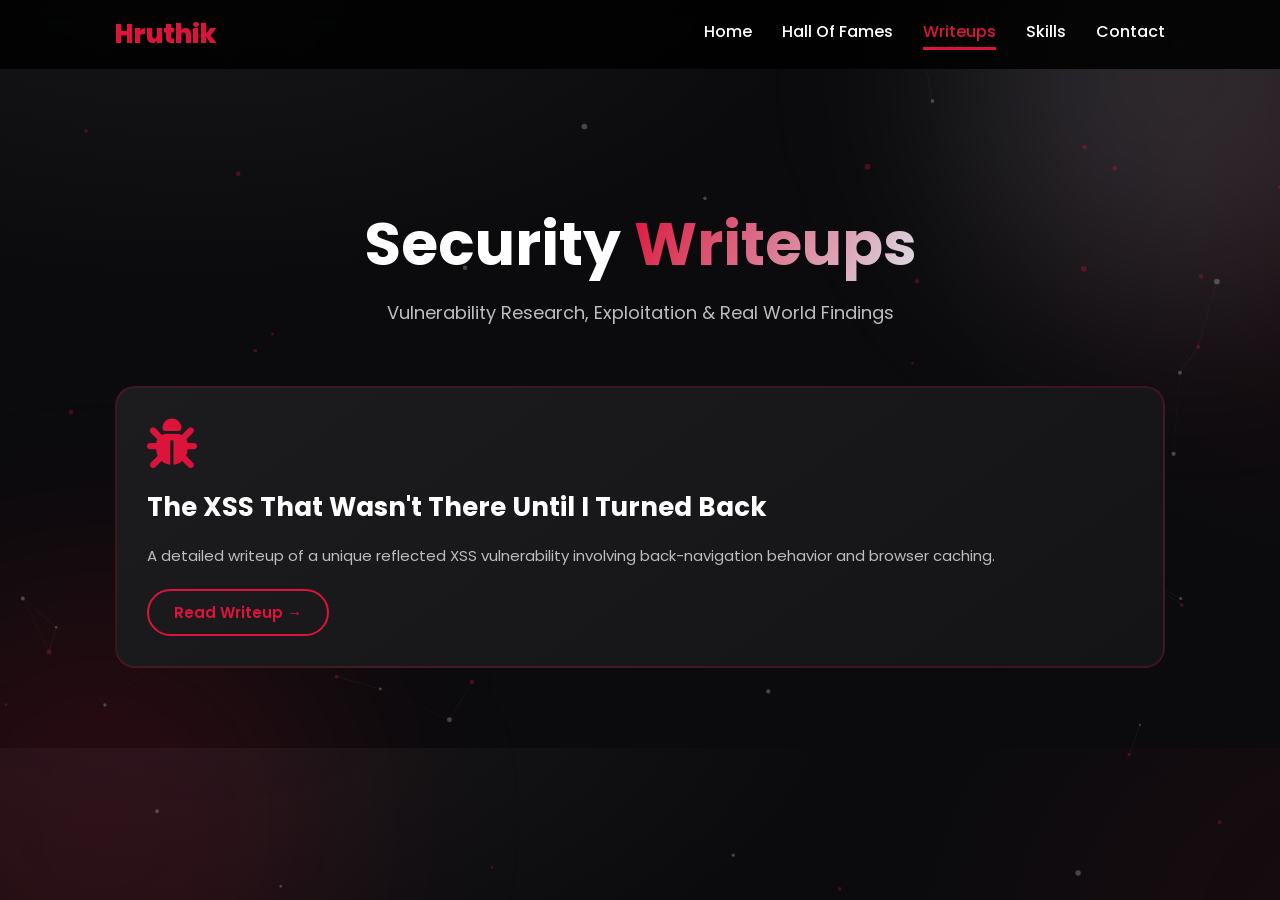
<file: writeups.html>
<!DOCTYPE html>
<html lang="en">
<head>
<meta charset="UTF-8">
<meta name="viewport" content="width=device-width, initial-scale=1.0">
<meta name="description" content="Security writeups by Hruthik — vulnerability research, exploitation and real-world findings.">
<link rel="icon" type="image/svg+xml" href="favicon.svg">
<title>Writeups | Hruthik</title>
<link rel="stylesheet" href="https://cdnjs.cloudflare.com/ajax/libs/font-awesome/6.5.2/css/all.min.css">

<style>

@import url('https://fonts.googleapis.com/css2?family=Poppins:wght@300;400;500;600;700;800&display=swap');

*{
    margin:0;
    padding:0;
    box-sizing:border-box;
    text-decoration:none;
    border:none;
    outline:none;
    font-family:'Poppins',sans-serif;
}

html{
    font-size:62.5%;
    scroll-behavior:smooth;
}

body{
    color:white;
    overflow-x:hidden;
}

/* HEADER */

header{
    position:fixed;
    top:0;
    left:0;
    width:100%;
    padding:1.5rem 9%;
    display:flex;
    justify-content:space-between;
    align-items:center;
    background:rgba(0,0,0,0.85);
    backdrop-filter:blur(10px);
    z-index:1000;
}

.logo{
    font-size:2.6rem;
    font-weight:800;
    color:#dc143c;
    white-space:nowrap;
    flex-shrink:0;
}

nav{
    display:flex;
    align-items:center;
    gap:3rem;
    flex-wrap:wrap;
}

nav a{
    color:white;
    font-size:1.6rem;
    font-weight:500;
    transition:0.3s ease;
    border-bottom:3px solid transparent;
    padding-bottom:0.3rem;
    white-space:nowrap;
}

nav a:hover,
nav a.active{
    color:#dc143c;
    border-bottom:3px solid #dc143c;
}

/* HAMBURGER */

.hamburger{
    display:none;
    flex-direction:column;
    gap:5px;
    cursor:pointer;
    padding:4px;
    flex-shrink:0;
}

.hamburger span{
    display:block;
    width:25px;
    height:3px;
    background:#dc143c;
    border-radius:3px;
    transition:.3s ease;
    color:unset;
}

/* PAGE HEADER */

.page-header{
    text-align:center;
    padding-top:13rem;
    margin-bottom:6rem;
    padding-left:9%;
    padding-right:9%;
}

.page-header h1{
    font-size:6rem;
    color:white;
}

.page-header span{
    color:#dc143c;
}

.page-header p{
    font-size:1.8rem;
    color:#bdbdbd;
    margin-top:1rem;
}

/* WRITEUP CARDS */

.writeups-container{
    padding:0 9% 8rem;
    display:grid;
    grid-template-columns:repeat(auto-fit,minmax(350px,1fr));
    gap:3rem;
}

.writeup-card{
    background:linear-gradient(145deg,#1c1c1e,#141416);
    border:2px solid rgba(220,20,60,0.2);
    border-radius:2rem;
    padding:3rem;
    transition:0.3s ease;
}

.writeup-card:hover{
    transform:translateY(-10px);
    border-color:#dc143c;
    box-shadow:-12px 14px 34px rgba(0,0,0,0.55), 0 0 34px rgba(220,20,60,0.25), 10px -10px 34px rgba(192,199,209,0.18);
}

.writeup-card i{
    font-size:5rem;
    color:#dc143c;
    margin-bottom:2rem;
}

.writeup-card h2{
    font-size:2.6rem;
    margin-bottom:1.5rem;
}

.writeup-card p{
    font-size:1.5rem;
    line-height:1.8;
    color:#bdbdbd;
    margin-bottom:2rem;
}

.writeup-card a.read-link{
    display:inline-block;
    padding:1rem 2.5rem;
    border-radius:5rem;
    border:2px solid #dc143c;
    color:#dc143c;
    font-size:1.5rem;
    font-weight:600;
    transition:0.3s ease;
}

.writeup-card a.read-link:hover{
    background:#dc143c;
    color:black;
    box-shadow:0 0 25px #dc143c;
}

/* FOOTER */

footer{
    text-align:center;
    padding:3rem;
    font-size:1.5rem;
    color:#bdbdbd;
}

/* TABLET */

@media(max-width:992px){
    html{ font-size:56%; }
    header{ padding:1.5rem 5%; }
    nav{ gap:2rem; }
    .page-header h1{ font-size:4.5rem; }
}

/* MOBILE */

@media(max-width:768px){

    html{ font-size:55%; }

    header{
        padding:1.5rem 5%;
        flex-wrap:wrap;
        gap:0;
    }

    .hamburger{
        display:flex;
    }

    nav{
        display:none;
        width:100%;
        flex-direction:column;
        align-items:flex-start;
        gap:1.5rem;
        padding:1.5rem 0 1rem;
    }

    nav.open{
        display:flex;
    }

    nav a{
        font-size:1.6rem;
        width:100%;
        padding-bottom:0.5rem;
        border-bottom:1px solid rgba(220,20,60,0.2);
    }

    nav a:last-child{
        border-bottom:none;
    }

    .page-header{
        padding-top:11rem;
    }

    .page-header h1{
        font-size:3.8rem;
    }

    .page-header p{
        font-size:1.6rem;
    }

    .writeups-container{
        padding:0 5% 6rem;
        grid-template-columns:1fr;
        gap:2rem;
    }

    .writeup-card h2{
        font-size:2.2rem;
    }
}

@media(max-width:480px){
    html{ font-size:52%; }
    .page-header h1{ font-size:3.2rem; }
}


/* REVEAL + 3D AMBIENT */
html, body{
    background: radial-gradient(1100px 600px at 15% -10%, rgba(192,199,209,0.07), transparent 60%),
                radial-gradient(900px 700px at 110% 25%, rgba(220,20,60,0.08), transparent 55%),
                #0b0b0d;
}
.orb{
    position:fixed;
    border-radius:50%;
    filter:blur(95px);
    z-index:0;
    pointer-events:none;
}
.orb-green{
    width:440px;height:440px;
    background:rgba(192,199,209,0.16);
    top:-140px;right:-120px;
    animation:orbDrift 16s ease-in-out infinite;
}
.orb-crimson{
    width:480px;height:480px;
    background:rgba(220,20,60,0.13);
    bottom:-160px;left:-140px;
    animation:orbDrift 20s ease-in-out infinite reverse;
}
@keyframes orbDrift{
    0%,100%{transform:translate(0,0) scale(1);}
    50%{transform:translate(48px,36px) scale(1.08);}
}
header,section{position:relative;z-index:1;}
.reveal{
    opacity:0;
    transform:translateY(34px);
    transition:opacity .8s ease, transform .8s ease;
    will-change:opacity,transform;
}
.reveal.visible{opacity:1;transform:none;}
.tilt{transform-style:preserve-3d;will-change:transform;}
@media (prefers-reduced-motion: reduce){
    .orb{animation:none !important;}
}

/* GLARE + CURSOR GLOW + DEEP 3D */

.card, .writeup-card{
    position:relative;
    overflow:hidden;
}
.card::before{
    content:"";
    position:absolute;
    inset:0;
    border-radius:inherit;
    padding:2px;
    background:linear-gradient(135deg, rgba(220,20,60,0.55), transparent 42%, transparent 58%, rgba(192,199,209,0.5));
    -webkit-mask:linear-gradient(#000 0 0) content-box, linear-gradient(#000 0 0);
    -webkit-mask-composite:xor;
    mask-composite:exclude;
    opacity:0;
    transition:opacity .4s ease;
    pointer-events:none;
    z-index:1;
}
.writeup-card::before{
    content:"";
    position:absolute;
    inset:0;
    border-radius:inherit;
    padding:2px;
    background:linear-gradient(135deg, rgba(220,20,60,0.55), transparent 42%, transparent 58%, rgba(192,199,209,0.5));
    -webkit-mask:linear-gradient(#000 0 0) content-box, linear-gradient(#000 0 0);
    -webkit-mask-composite:xor;
    mask-composite:exclude;
    opacity:0;
    transition:opacity .4s ease;
    pointer-events:none;
    z-index:1;
}
.card::after{
    content:"";
    position:absolute;
    top:0;
    left:-80%;
    width:45%;
    height:100%;
    background:linear-gradient(105deg, transparent, rgba(255,255,255,0.07), transparent);
    transform:skewX(-20deg);
    transition:left .65s ease;
    pointer-events:none;
}
.card:hover::before{opacity:1;}
.card:hover::after{left:135%;}

.glare{
    position:absolute;
    inset:0;
    border-radius:inherit;
    pointer-events:none;
    opacity:0;
    transition:opacity .35s ease;
    z-index:2;
    background:
        radial-gradient(300px circle at var(--mx,50%) var(--my,50%), rgba(220,20,60,0.16), transparent 55%),
        radial-gradient(420px circle at calc(100% - var(--mx,50%)) calc(100% - var(--my,50%)), rgba(192,199,209,0.12), transparent 60%);
}
.card:hover .glare, .writeup-card:hover .glare{opacity:1;}

.cursor-glow{
    position:fixed;
    top:0;
    left:0;
    width:560px;
    height:560px;
    border-radius:50%;
    pointer-events:none;
    z-index:2;
    mix-blend-mode:screen;
}
.glow-crimson{background:radial-gradient(circle, rgba(220,20,60,0.10), transparent 62%);}
.glow-green{width:420px;height:420px;background:radial-gradient(circle, rgba(192,199,209,0.08), transparent 60%);}

.reveal{
    transform:translateY(40px) perspective(1000px) rotateX(9deg);
    transform-origin:center top;
}
.reveal.visible{transform:none;}

.hero span, .page-header span{
    background:linear-gradient(120deg, #dc143c, #dbe2ea, #dc143c);
    background-size:220% auto;
    -webkit-background-clip:text;
    background-clip:text;
    color:transparent;
    animation:logoShift 6s linear infinite;
}
@keyframes logoShift{
    0%{background-position:0% center;}
    100%{background-position:200% center;}
}

</style>

</head>

<body>

<div class="orb orb-green"></div>
<div class="orb orb-crimson"></div>

<header>

    <a href="index.html" class="logo">Hruthik</a>

    <div class="hamburger" id="hamburger" onclick="toggleNav()">
        <span></span>
        <span></span>
        <span></span>
    </div>

    <nav id="nav-menu">
        <a href="index.html">Home</a>
        <a href="halloffame.html">Hall Of Fames</a>
        <a href="writeups.html" class="active">Writeups</a>
        <a href="skills.html">Skills</a>
        <a href="contact.html">Contact</a>
    </nav>

</header>

<section class="page-header">
    <h1>Security <span>Writeups</span></h1>
    <p>Vulnerability Research, Exploitation & Real World Findings</p>
</section>

<section class="writeups-container">

    <div class="writeup-card reveal">
        <i class="fa-solid fa-bug"></i>
        <h2>The XSS That Wasn't There Until I Turned Back</h2>
        <p>A detailed writeup of a unique reflected XSS vulnerability involving back-navigation behavior and browser caching.</p>
        <a class="read-link" href="https://medium.com/@darknight268/the-xss-that-wasnt-there-until-i-turned-back-352ae297bd6e" target="_blank">Read Writeup →</a>
    </div>

    <!-- ADD MORE WRITEUP CARDS BELOW -->

</section>


<script>
function toggleNav(){
    const nav = document.getElementById('nav-menu');
    nav.classList.toggle('open');
}
document.querySelectorAll('#nav-menu a').forEach(function(link){
    link.addEventListener('click', function(){
        document.getElementById('nav-menu').classList.remove('open');
    });
});
</script>
<script src=bg.js></script>
<script src=reveal.js></script>
</body>
</html>
</file>
<file: style.css>
@import url('https://fonts.googleapis.com/css2?family=Poppins:wght@100;200;300;400;500;600&display=swap');

:root{
  --crimson: #dc143c;
  --silver: #c0c7d1;
  --silver-bright: #dbe2ea;
  --charcoal: #1c1c1e;
  --charcoal-deep: #141416;
  --bg-dark: #0b0b0d;
  --text-dim: #b8b8bc;
}

*{
  margin: 0;
  padding: 0;
  box-sizing: border-box;
  text-decoration: none;
  border: none;
  outline: none;
  font-family: 'Poppins', sans-serif;
}

html{
  font-size: 62.5%;
  scroll-behavior: smooth;
}

body{
  width: 100%;
  min-height: 100vh;
  overflow-x: hidden;
  background:
    radial-gradient(1100px 600px at 15% -10%, rgba(192,199,209,0.05), transparent 60%),
    radial-gradient(900px 700px at 110% 25%, rgba(220,20,60,0.08), transparent 55%),
    var(--bg-dark);
  color: white;
}

/* HEADER */

header{
  position: fixed;
  top: 0;
  left: 0;
  width: 100%;
  padding: 1.5rem 9%;
  background: rgba(0,0,0,0.85);
  display: flex;
  justify-content: space-between;
  align-items: center;
  z-index: 1000;
  backdrop-filter: blur(8px);
  flex-wrap: wrap;
  gap: 0;
}

.logo{
  font-size: 2.6rem;
  font-weight: 800;
  cursor: pointer;
  transition: 0.3s ease;
  white-space: nowrap;
  flex-shrink: 0;
  background: linear-gradient(120deg, var(--crimson), var(--silver-bright), var(--crimson));
  background-size: 200% auto;
  -webkit-background-clip: text;
  background-clip: text;
  color: transparent;
  animation: logoShift 5s linear infinite;
  padding: 0 2px;
}

.logo:hover{
  transform: scale(1.05);
}

/* HAMBURGER */

.hamburger{
  display: none;
  flex-direction: column;
  gap: 5px;
  cursor: pointer;
  padding: 4px;
  flex-shrink: 0;
}

.hamburger span{
  display: block;
  width: 25px;
  height: 3px;
  background: var(--crimson);
  border-radius: 3px;
  transition: 0.3s ease;
}

/* NAV */

nav{
  display: flex;
  align-items: center;
  gap: 3rem;
  flex-wrap: wrap;
}

nav a{
  font-size: 1.6rem;
  color: white;
  font-weight: 500;
  transition: 0.3s ease;
  border-bottom: 3px solid transparent;
  padding-bottom: 0.3rem;
  white-space: nowrap;
}

nav a:hover,
nav a.active{
  color: var(--crimson);
  border-bottom: 3px solid var(--crimson);
}

/* GENERIC SECTION */

section{
  min-height: 100vh;
  padding: 5rem 0 5rem;
}

/* HOME */

.home{
  min-height: calc(100vh - 7rem);
  display: flex;
  align-items: center;
  justify-content: center;
  gap: 6rem;
  padding-top: 8rem;
  background: transparent;
}

.home .home-content h1{
  font-size: 6rem;
  font-weight: 700;
  line-height: 1.3;
}

span{
  color: var(--crimson);
}

.home-content h3{
  font-size: 4rem;
  margin-bottom: 1rem;
  font-weight: 700;
}

.home-content p{
  font-size: 1.6rem;
  max-width: 55rem;
}

.home-img{
  border-radius: 50%;
  animation: photoFloat 5.5s ease-in-out infinite;
}

.home-img img{
  position: relative;
  width: 32vw;
  max-width: 380px;
  border-radius: 50%;
  border: 3px solid rgba(220,20,60,0.55);
  box-shadow:
    0 0 32px rgba(220,20,60,0.45),
    0 0 90px rgba(192,199,209,0.25),
    0 18px 44px rgba(0,0,0,0.6);
  cursor: pointer;
  transition: 0.25s ease;
}

.home-img img:hover{
  transform: scale(1.035);
  border-color: rgba(192,199,209,0.7);
  box-shadow:
    0 0 44px rgba(220,20,60,0.55),
    0 0 110px rgba(192,199,209,0.35),
    0 18px 44px rgba(0,0,0,0.6);
}

/* SOCIAL ICONS & BUTTON */

.social-icons a{
  display: inline-flex;
  justify-content: center;
  align-items: center;
  width: 4rem;
  height: 4rem;
  background-color: transparent;
  border: 0.2rem solid var(--crimson);
  font-size: 2rem;
  border-radius: 50%;
  margin: 3rem 1.5rem 3rem 0;
  transition: 0.3s ease;
  color: var(--crimson);
}

.social-icons a:hover{
  color: black;
  transform: scale(1.2) translateY(-4px) rotate(8deg);
  background-color: var(--crimson);
  box-shadow:
    0 0 26px rgba(220,20,60,0.55),
    6px -6px 26px rgba(192,199,209,0.28);
}

.btn{
  display: inline-block;
  padding: 1rem 2.8rem;
  background-color: black;
  border-radius: 4rem;
  font-size: 1.6rem;
  color: var(--crimson);
  letter-spacing: 0.3rem;
  font-weight: 600;
  border: 2px solid var(--crimson);
  transition: 0.3s ease;
  cursor: pointer;
}

.btn:hover{
  transform: scale(1.03) translateY(-2px);
  background: linear-gradient(120deg, var(--crimson), var(--silver));
  color: #ffffff;
  box-shadow:
    0 0 28px rgba(220,20,60,0.5),
    8px -8px 30px rgba(192,199,209,0.35);
}

.btn:active{
  transform: scale(0.97);
}

/* TYPING EFFECT */

.typing-text{
  font-size: 3.2rem;
  font-weight: 600;
  min-width: 240px;
}

.typing-text span{
  position: relative;
}

.typing-text span::before{
  content: "Ethical Hacker";
  color: var(--crimson);
  animation: words 20s infinite;
}

.typing-text span::after{
  content: "";
  background-color: black;
  position: absolute;
  width: calc(100% + 8px);
  height: 100%;
  border-left: 3px solid black;
  right: -8px;
  animation: cursor 0.6s infinite;
}

@keyframes cursor{
  to{
    border-left: 3px solid var(--crimson);
  }
}

@keyframes words{
  0%, 20%{
    content: "Ethical Hacker";
  }
  21%, 40%{
    content: "Bug Hunter";
  }
  41%, 60%{
    content: "Penetration Tester";
  }
  61%, 80%{
    content: "Security Researcher";
  }
}

/* SECTIONS: SKILLS, SERVICES, CONTACT, WRITEUPS */

.skills{
  padding: 8rem 9%;
  background: transparent;
}

.heading{
  text-align: center;
  font-size: 5rem;
  margin-bottom: 5rem;
}

.heading span{
  background: linear-gradient(120deg, var(--crimson), var(--silver-bright));
  -webkit-background-clip: text;
  background-clip: text;
  color: transparent;
}

.skills-container{
  display: grid;
  grid-template-columns: repeat(auto-fit, minmax(250px,1fr));
  gap: 3rem;
}

/* SKILL CARD — 2px border + hover border-color fix */

.skill-box{
  position: relative;
  overflow: hidden;
  background: linear-gradient(145deg, var(--charcoal), var(--charcoal-deep) 65%);
  border: 2px solid rgba(220,20,60,0.2);
  border-radius: 2rem;
  padding: 4rem 2rem;
  text-align: center;
  transition: 0.3s ease;
}

.skill-box::before{
  content: "";
  position: absolute;
  inset: 0;
  border-radius: inherit;
  padding: 2px;
  background: linear-gradient(135deg, rgba(220,20,60,0.55), transparent 42%, transparent 58%, rgba(192,199,209,0.5));
  -webkit-mask: linear-gradient(#000 0 0) content-box, linear-gradient(#000 0 0);
  -webkit-mask-composite: xor;
  mask-composite: exclude;
  opacity: 0;
  transition: opacity 0.4s ease;
  pointer-events: none;
}

.skill-box::after{
  content: "";
  position: absolute;
  top: 0;
  left: -80%;
  width: 45%;
  height: 100%;
  background: linear-gradient(105deg, transparent, rgba(255,255,255,0.07), transparent);
  transform: skewX(-20deg);
  transition: left 0.65s ease;
  pointer-events: none;
}

.skill-box:hover{
  transform: translateY(-10px);
  border-color: rgba(220,20,60,0.35);
  box-shadow:
    -12px 14px 34px rgba(0,0,0,0.55),
    0 0 34px rgba(220,20,60,0.25),
    10px -10px 34px rgba(192,199,209,0.18);
}

.skill-box:hover::before{ opacity: 1; }
.skill-box:hover::after{ left: 135%; }

.skill-box i{
  font-size: 5rem;
  color: var(--crimson);
  margin-bottom: 2rem;
  transition: 0.35s ease;
}

.skill-box:hover i{
  color: var(--silver-bright);
  transform: translateY(-5px) scale(1.1);
  text-shadow: 0 0 22px rgba(192,199,209,0.45);
}

.skill-box h3{
  font-size: 2.2rem;
}

.services{
  padding: 8rem 9%;
  background: transparent;
}

.services-container{
  display: grid;
  grid-template-columns: repeat(auto-fit, minmax(300px,1fr));
  gap: 3rem;
}

.service-box{
  position: relative;
  overflow: hidden;
  background: linear-gradient(145deg, var(--charcoal), var(--charcoal-deep) 65%);
  border: 2px solid rgba(220,20,60,0.2);
  border-radius: 2rem;
  padding: 4rem 3rem;
  transition: 0.3s ease;
}

.service-box:hover{
  transform: translateY(-10px);
  border-color: rgba(220,20,60,0.35);
  box-shadow:
    -12px 14px 34px rgba(0,0,0,0.55),
    0 0 34px rgba(220,20,60,0.25),
    10px -10px 34px rgba(192,199,209,0.18);
}

.service-box i{
  font-size: 5rem;
  color: var(--crimson);
  margin-bottom: 2rem;
}

.service-box h3{
  font-size: 2.5rem;
  margin-bottom: 1.5rem;
}

.service-box p{
  font-size: 1.5rem;
  line-height: 1.8;
  color: #bdbdbd;
}

/* CONTACT */

.contact{
  min-height: auto;
  padding: 12rem 9% 8rem;
  background: transparent;
}

.contact-container{
  display: grid;
  grid-template-columns: repeat(auto-fit,minmax(250px,1fr));
  gap: 2rem;
  margin-top: 4rem;
}

.contact-box{
  position: relative;
  overflow: hidden;
  background: linear-gradient(145deg, var(--charcoal), var(--charcoal-deep) 65%);
  border: 2px solid rgba(220,20,60,0.3);
  border-radius: 2rem;
  padding: 3rem 2rem;
  text-align: center;
  transition: 0.3s ease;
}

.contact-box:hover{
  transform: translateY(-10px);
  border-color: rgba(220,20,60,0.4);
  box-shadow:
    -12px 14px 34px rgba(0,0,0,0.55),
    0 0 34px rgba(220,20,60,0.25),
    10px -10px 34px rgba(192,199,209,0.18);
}

.contact-box i{
  font-size: 4rem;
  color: var(--crimson);
  margin-bottom: 1.5rem;
}

.contact-box h3{
  font-size: 2.2rem;
  margin-bottom: 1rem;
}

.contact-box a{
  font-size: 1.5rem;
  color: var(--crimson);
  font-weight: 600;
  word-break: break-all;
}

/* WRITEUPS */

.writeups{
  padding-top: 12rem;
}

.writeup-box h3{
  font-size: 3rem;
  line-height: 1.3;
  word-break: break-word;
}

/* =====================
   RESPONSIVE BREAKPOINTS
   ===================== */

/* Medium (tablets) */
@media (max-width: 992px){
  header{
    padding: 1.2rem 5%;
  }
  nav{
    gap: 2rem;
  }
  .home{
    gap: 4rem;
    padding-top: 10rem;
  }
  .home .home-content h3{
    font-size: 3rem;
  }
  .home .home-content h1{
    font-size: 4.8rem;
  }
  .home-img img{
    width: 40vw;
  }
}

/* Small (phones) */
@media (max-width: 768px){

  header{
    padding: 1.5rem 5%;
  }

  /* Show hamburger, hide nav by default */
  .hamburger{
    display: flex;
  }

  nav{
    display: none;
    width: 100%;
    flex-direction: column;
    align-items: flex-start;
    gap: 1.5rem;
    padding: 1.5rem 0 1rem;
  }

  nav.open{
    display: flex;
  }

  nav a{
    margin: 0;
    font-size: 1.6rem;
    width: 100%;
    padding-bottom: 0.8rem;
    border-bottom: 1px solid rgba(220,20,60,0.2) !important;
  }

  nav a:last-child{
    border-bottom: none !important;
  }

  .heading{
    font-size: 4rem;
    margin-top: 3rem;
  }

  .home{
    flex-direction: column;
    text-align: center;
    padding-top: 16rem;
    gap: 3rem;
  }

  .home-img img{
    width: 70vw;
    max-width: 320px;
  }

  .home .home-content h1{
    font-size: 3.6rem;
  }

  .home .home-content h3{
    font-size: 2.4rem;
  }

  .typing-text{
    font-size: 2.4rem;
  }

  .social-icons{
    display: flex;
    justify-content: center;
    flex-wrap: wrap;
  }

  .services-container,
  .skills-container,
  .contact-container{
    grid-template-columns: 1fr;
  }

  .service-box,
  .skill-box,
  .contact-box{
    width: 100%;
  }
}

/* Extra small */
@media (max-width: 480px){
  html{
    font-size: 56%;
  }
  .home{
    padding-top: 15rem;
  }
  .home .home-content h1{
    font-size: 3.2rem;
  }
  .home .home-content h3{
    font-size: 2.2rem;
  }
  .typing-text{
    font-size: 2.1rem;
  }
}

section,
.writeups,
.halloffame {
  width: 100%;
  margin: 0;
  padding-left: 0;
  padding-right: 0;
}

.skills,
.services,
.contact,
.writeups,
.halloffame {
  padding: 8rem 9%;
  background: transparent;
  box-sizing: border-box;
}

/* JS TYPING ANIMATION */

#typed-text {
  color: var(--crimson);
}

.typed-cursor {
  color: var(--crimson);
  font-weight: 300;
  animation: blink 0.7s infinite;
}

@keyframes blink {
  0%, 100% { opacity: 1; }
  50%       { opacity: 0; }
}

/* Remove old CSS typing pseudo-elements */
.typing-text span::before,
.typing-text span::after {
  display: none !important;
  content: none !important;
  animation: none !important;
}

/* SCROLL REVEAL */

.reveal {
  opacity: 0;
  transform: translateY(34px);
  transition: opacity 0.8s ease, transform 0.8s ease;
  will-change: opacity, transform;
}

.reveal.visible {
  opacity: 1;
  transform: none;
}

/* SKILL DETAILS & PROGRESS */

.skill-box p {
  font-size: 1.4rem;
  color: #bdbdbd;
  line-height: 1.7;
  margin-top: 1.2rem;
}

.skill-bar {
  margin-top: 2rem;
  height: 8px;
  background: #222;
  border-radius: 999px;
  overflow: hidden;
}

.skill-bar-fill {
  display: block;
  height: 100%;
  width: 0;
  background: linear-gradient(90deg, var(--crimson), var(--silver-bright));
  border-radius: 999px;
  transition: width 1.2s cubic-bezier(0.22, 1, 0.36, 1);
  box-shadow: 0 0 14px rgba(220,20,60,0.45);
}

@media (max-width: 768px) {
  .skill-bar {
    margin-top: 1.6rem;
  }
}

/* 3D + AMBIENT EFFECTS */

.orb{
  position: fixed;
  border-radius: 50%;
  filter: blur(95px);
  z-index: 0;
  pointer-events: none;
}

.orb-green{
  width: 440px;
  height: 440px;
  background: rgba(192,199,209,0.10);
  top: -140px;
  right: -120px;
  animation: orbDrift 16s ease-in-out infinite;
}

.orb-crimson{
  width: 480px;
  height: 480px;
  background: rgba(220,20,60,0.13);
  bottom: -160px;
  left: -140px;
  animation: orbDrift 20s ease-in-out infinite reverse;
}

@keyframes orbDrift{
  0%, 100% { transform: translate(0, 0) scale(1); }
  50% { transform: translate(48px, 36px) scale(1.08); }
}

header, section{
  position: relative;
  z-index: 1;
}

@keyframes logoShift{
  0% { background-position: 0% center; }
  100% { background-position: 200% center; }
}

@keyframes photoFloat{
  0%, 100% { transform: translateY(0) rotateY(0deg); }
  25% { transform: translateY(-13px) rotateY(4deg); }
  50% { transform: translateY(-20px) rotateY(0deg); }
  75% { transform: translateY(-13px) rotateY(-4deg); }
}

@media (prefers-reduced-motion: reduce){
  .home-img, .orb, .logo{
    animation: none !important;
  }
}




.glow-crimson{
  background:radial-gradient(circle, rgba(220,20,60,0.10), transparent 62%);
}

.glow-green{
  width:420px;
  height:420px;
  background:radial-gradient(circle, rgba(192,199,209,0.08), transparent 60%);
}

.glare{
  position:absolute;
  inset:0;
  border-radius:inherit;
  pointer-events:none;
  opacity:0;
  transition:opacity 0.35s ease;
  background:
    radial-gradient(300px circle at var(--mx, 50%) var(--my, 50%), rgba(220,20,60,0.16), transparent 55%),
    radial-gradient(420px circle at calc(100% - var(--mx, 50%)) calc(100% - var(--my, 50%)), rgba(192,199,209,0.12), transparent 60%);
}

.tilt:hover .glare{
  opacity:1;
}

.reveal{
  transform: translateY(40px) perspective(1000px) rotateX(9deg);
  transform-origin: center top;
}

.reveal.visible{
  transform: none;
}

.skill-box:hover i{
  transform: translateY(-5px) scale(1.08) rotateY(360deg);
  transition-duration: 0.7s;
}

/* GRADIENT MERGE TEXT */

.home-content h1 span{
  background: linear-gradient(120deg, var(--crimson), var(--silver-bright), var(--crimson));
  background-size: 220% auto;
  -webkit-background-clip: text;
  background-clip: text;
  color: transparent;
  animation: logoShift 6s linear infinite;
}

#typed-text{
  background: linear-gradient(120deg, var(--silver-bright), var(--crimson), var(--silver-bright));
  background-size: 220% auto;
  -webkit-background-clip: text;
  background-clip: text;
  color: transparent;
  animation: logoShift 5.5s linear infinite;
}

.heading{
  position: relative;
}

.heading::after{
  content:"";
  display:block;
  width: 0;
  height: 4px;
  margin: 1.8rem auto 0;
  border-radius: 999px;
  background: linear-gradient(90deg, var(--crimson), var(--silver-bright), darkred);
  box-shadow: 0 0 18px rgba(220,20,60,0.35);
  transition: width 0.9s cubic-bezier(0.22,1,0.36,1);
}

.heading.visible::after{
  width: 240px;
}

/* RECOGNITION MARQUEE */

.ticker-wrap{
  overflow: hidden;
  margin-top: 3.2rem;
  padding: 1.4rem 0;
  border-top: 1px solid rgba(220,20,60,0.25);
  border-bottom: 1px solid rgba(192,199,209,0.25);
  max-width: 55rem;
  mask-image: linear-gradient(90deg, transparent, #000 12%, #000 88%, transparent);
  -webkit-mask-image: linear-gradient(90deg, transparent, #000 12%, #000 88%, transparent);
}

.ticker{
  display: inline-flex;
  animation: tickerMove 30s linear infinite;
}

.ticker-wrap:hover .ticker{
  animation-play-state: paused;
}

.ticker span{
  white-space: nowrap;
  font-size: 1.7rem;
  font-weight: 500;
  letter-spacing: 0.08rem;
}

.ticker b{
  background: linear-gradient(90deg, var(--crimson), var(--silver-bright));
  -webkit-background-clip: text;
  background-clip: text;
  color: transparent;
}

.ticker i{
  font-style: normal;
  color: rgba(220,20,60,0.55);
  padding: 0 1.6rem;
}

@keyframes tickerMove{
  from { transform: translateX(0); }
  to { transform: translateX(-50%); }
}

/* SCROLLBAR + SELECTION */

::selection{
  background: rgba(220,20,60,0.55);
  color: #fff;
}

::-webkit-scrollbar{
  width: 9px;
}

::-webkit-scrollbar-track{
  background: #0b0b0d;
}

::-webkit-scrollbar-thumb{
  background: linear-gradient(180deg, var(--crimson), var(--silver));
  border-radius: 999px;
}
</file>
